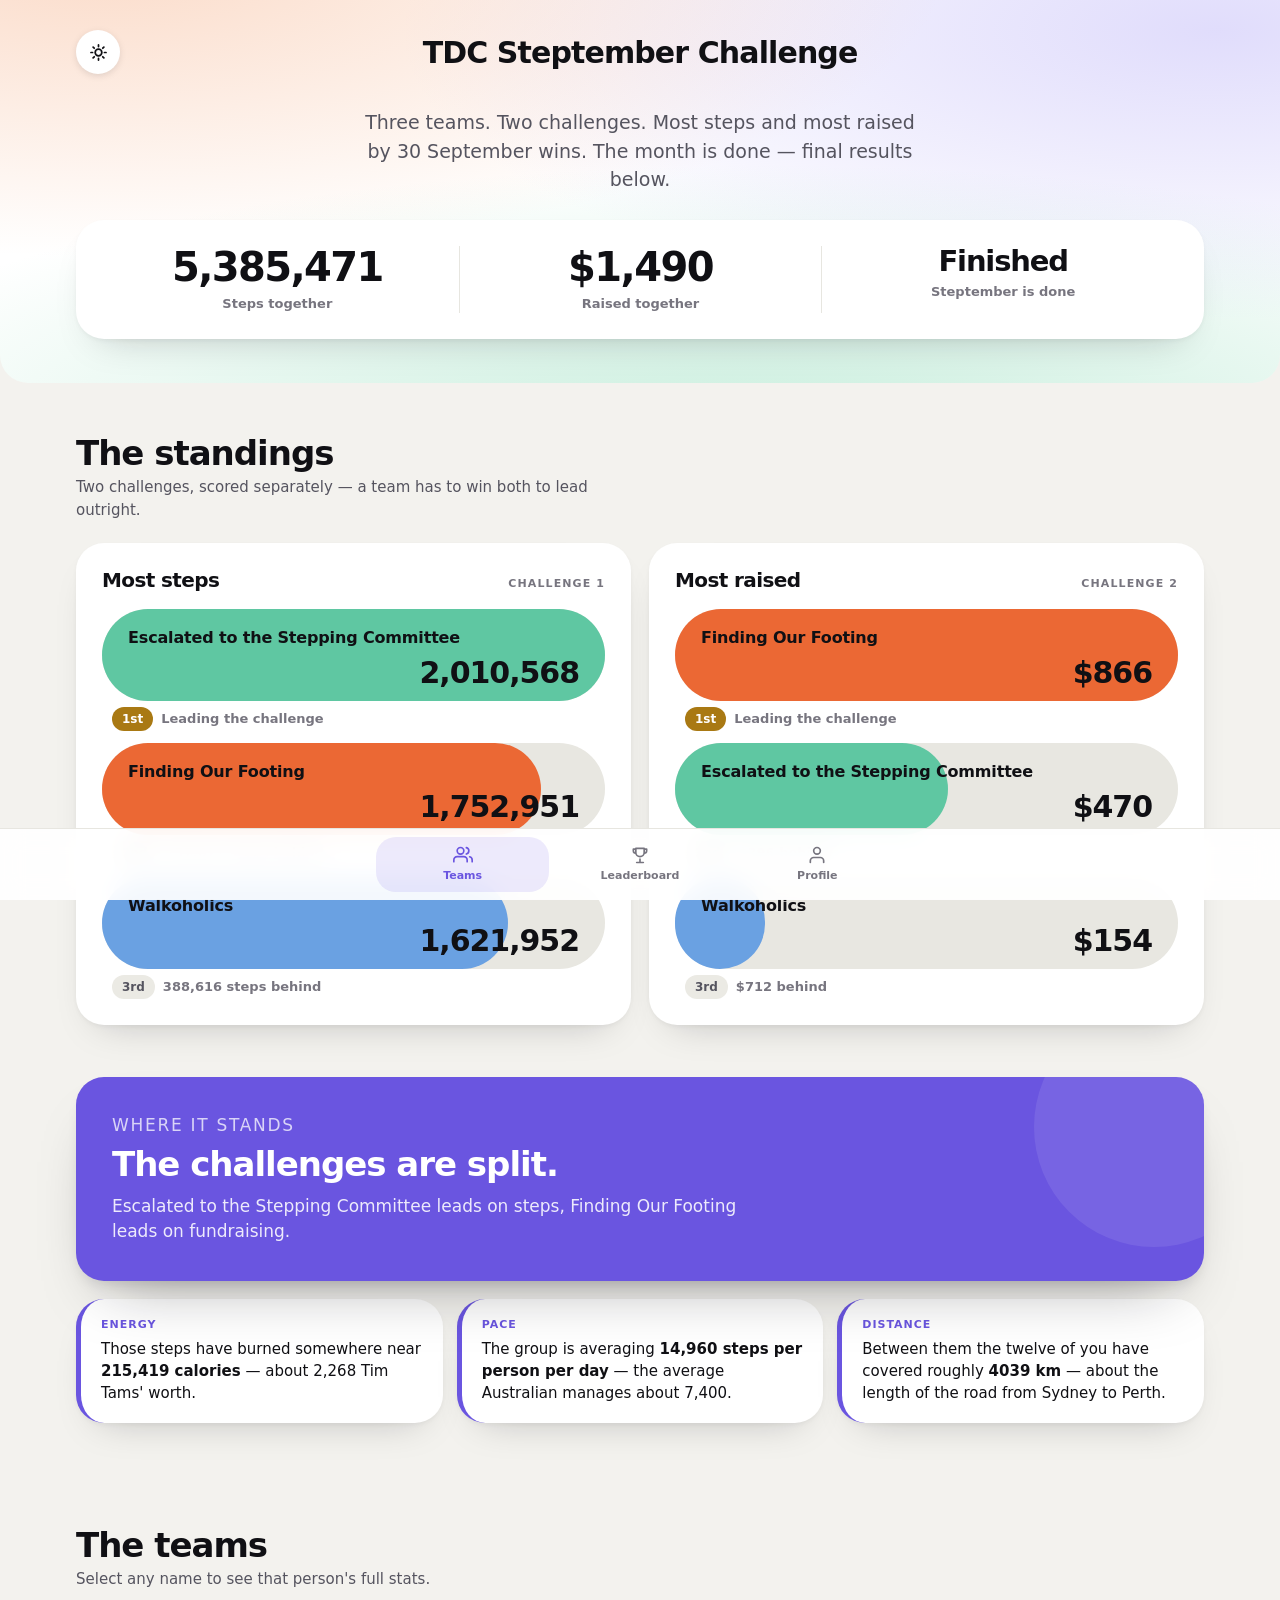
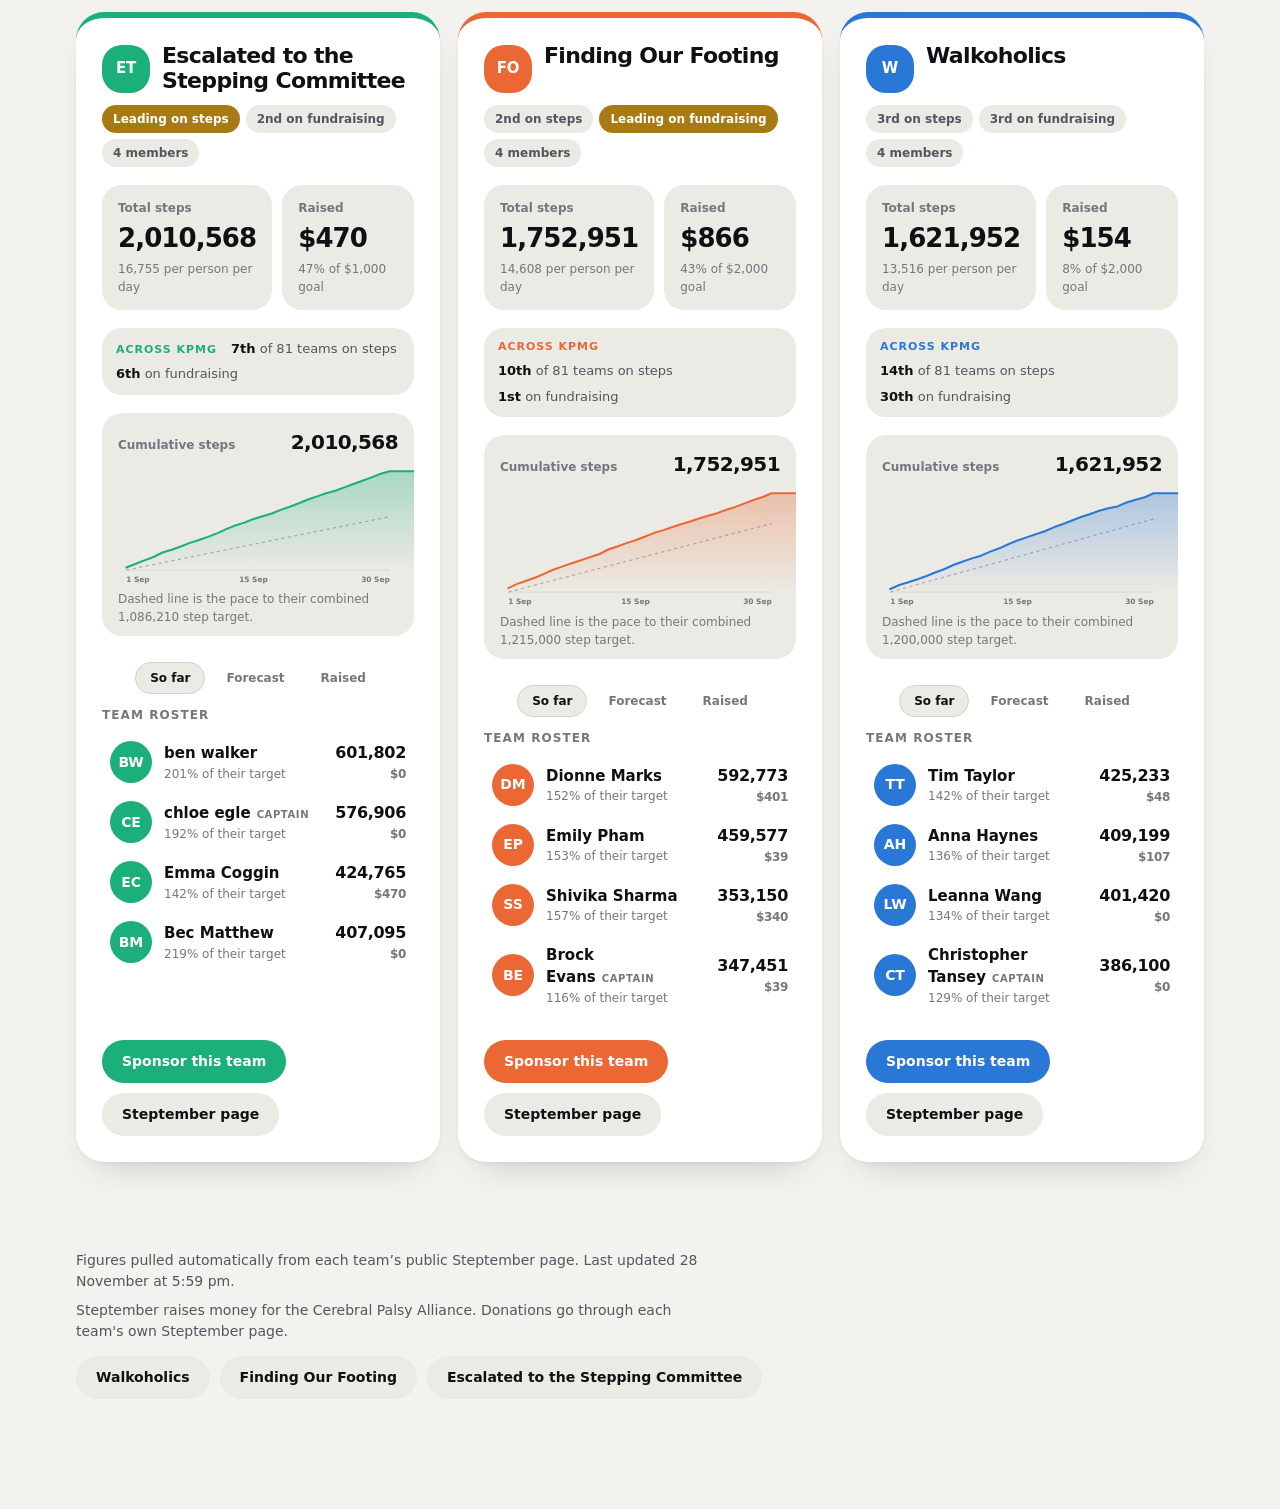
<file: index.html>
<!doctype html>
<html lang="en-AU">
  <head>
    <meta charset="utf-8" />
    <meta name="viewport" content="width=device-width, initial-scale=1" />
    <title>TDC Steptember Challenge — three teams, two challenges</title>
    <meta
      name="description"
      content="Live head-to-head scoreboard for three TDC Steptember teams: most steps and most raised by 30 September 2026."
    />
    <link rel="stylesheet" href="assets/css/styles.css" />
    <script>
      // Stamp the saved theme before first paint, so a viewer who chose light
      // doesn't get a flash of dark (or the reverse) while the page loads.
      try {
        const saved = localStorage.getItem('theme');
        if (saved === 'light' || saved === 'dark') {
          document.documentElement.dataset.theme = saved;
        }
      } catch (error) {
        /* Private browsing can block storage; the OS preference still applies. */
      }
    </script>
    <link
      rel="icon"
      href="data:image/svg+xml,%3Csvg xmlns='http://www.w3.org/2000/svg' viewBox='0 0 100 100'%3E%3Ctext y='.9em' font-size='90'%3E%F0%9F%91%9F%3C/text%3E%3C/svg%3E"
    />
  </head>
  <body>
    <header class="hero">
      <div class="wrap">
        <div class="topbar">
          <button type="button" class="icon-btn" id="theme-toggle" aria-pressed="false">
            <span class="visually-hidden">Switch between light and dark mode</span>
            <svg class="icon-sun" width="19" height="19" viewBox="0 0 24 24" fill="none" stroke="currentColor" stroke-width="2.2" stroke-linecap="round" aria-hidden="true"><circle cx="12" cy="12" r="4.2"/><path d="M12 2.5v2M12 19.5v2M2.5 12h2M19.5 12h2M5.2 5.2l1.4 1.4M17.4 17.4l1.4 1.4M18.8 5.2l-1.4 1.4M6.6 17.4l-1.4 1.4"/></svg>
            <svg class="icon-moon" width="19" height="19" viewBox="0 0 24 24" fill="none" stroke="currentColor" stroke-width="2.2" stroke-linecap="round" stroke-linejoin="round" aria-hidden="true"><path d="M20.5 14.3A8.6 8.6 0 1 1 9.7 3.5 6.7 6.7 0 0 0 20.5 14.3z"/></svg>
          </button>
          <h1 id="campaign-title">TDC Steptember Challenge</h1>
          <span class="topbar-spacer" aria-hidden="true"></span>
        </div>
        <p class="hero-lede" id="campaign-blurb">
          Three teams. Two challenges. Most steps and most raised by 30 September wins.
        </p>
        <dl class="stat-strip" id="hero-stats"></dl>
      </div>
    </header>

    <main id="main">
      <p class="load-error" id="load-error" hidden></p>
      <div class="wrap" id="digest" hidden></div>

      <!-- ------------------------------------------------------------ teams -->
      <div class="view" id="view-teams">
        <section class="section" id="standings-section" aria-labelledby="standings-title">
          <div class="wrap">
            <div class="section-head">
              <h2 id="standings-title">The standings</h2>
              <p>Two challenges, scored separately — a team has to win both to lead outright.</p>
            </div>
            <div class="boards" id="boards"></div>
          </div>
        </section>

        <section class="section" style="padding-top: 0" aria-label="Overall leader">
          <div class="wrap">
            <div id="verdict"></div>
            <div id="team-insights"></div>
          </div>
        </section>

        <section class="section" aria-labelledby="teams-title">
          <div class="wrap">
            <div class="section-head">
              <h2 id="teams-title">The teams</h2>
              <p>Select any name to see that person's full stats.</p>
            </div>
            <div class="teams" id="teams"></div>
          </div>
        </section>
      </div>

      <!-- ------------------------------------------------------ leaderboard -->
      <div class="view" id="view-leaderboard" hidden>
        <section class="section" aria-labelledby="podium-title">
          <div class="wrap">
            <div class="section-head">
              <h2 id="podium-title">On the podium</h2>
              <p>The top three on each challenge, across all twelve steppers.</p>
            </div>
            <div class="podiums" id="podiums"></div>
          </div>
        </section>

        <section class="section" style="padding-top: 0" aria-label="Individual highlights">
          <div class="wrap"><div id="individual-insights"></div></div>
        </section>

        <section class="section" style="padding-top: 0" aria-labelledby="ladders-title">
          <div class="wrap">
            <div class="section-head">
              <h2 id="ladders-title">Top performers of all time</h2>
              <p>Every participant across all three teams, ranked.</p>
            </div>
            <div class="ladders" id="ladders"></div>
          </div>
        </section>

        <section class="section" style="padding-top: 0" aria-labelledby="overall-title">
          <div class="wrap">
            <div class="section-head">
              <h2 id="overall-title">Everyone combined</h2>
              <p>Every step from all three teams, adding up across September.</p>
            </div>
            <div id="overall-chart"></div>
          </div>
        </section>
      </div>

      <!-- ---------------------------------------------------------- profile -->
      <div class="view" id="view-profile" hidden>
        <section class="section" aria-labelledby="profile-title">
          <div class="wrap">
            <!-- The hero is hidden on this view, so the theme toggle moves here. -->
            <div class="profile-toolbar" id="profile-toolbar"></div>
            <div class="section-head">
              <h2 id="profile-title">Your profile</h2>
              <p>Pick yourself from the list to follow your own progress.</p>
            </div>
            <div id="profile-view"></div>
          </div>
        </section>
      </div>
    </main>

    <nav class="tabbar" aria-label="Sections">
      <div class="tabbar-inner">
        <button type="button" class="tab" data-view="teams" aria-current="page">
          <svg viewBox="0 0 24 24" width="20" height="20" fill="none" stroke="currentColor" stroke-width="2" stroke-linecap="round" stroke-linejoin="round" aria-hidden="true"><path d="M17 20v-2a4 4 0 0 0-4-4H5a4 4 0 0 0-4 4v2"/><circle cx="9" cy="7" r="4"/><path d="M23 20v-2a4 4 0 0 0-3-3.87M16 3.13a4 4 0 0 1 0 7.75"/></svg>
          <span>Teams</span>
        </button>
        <button type="button" class="tab" data-view="leaderboard">
          <svg viewBox="0 0 24 24" width="20" height="20" fill="none" stroke="currentColor" stroke-width="2" stroke-linecap="round" stroke-linejoin="round" aria-hidden="true"><path d="M8 21h8M12 17v4M7 4h10v5a5 5 0 0 1-10 0zM7 5H4v2a3 3 0 0 0 3 3M17 5h3v2a3 3 0 0 1-3 3"/></svg>
          <span>Leaderboard</span>
        </button>
        <button type="button" class="tab" data-view="profile">
          <svg viewBox="0 0 24 24" width="20" height="20" fill="none" stroke="currentColor" stroke-width="2" stroke-linecap="round" stroke-linejoin="round" aria-hidden="true"><path d="M20 21v-2a4 4 0 0 0-4-4H8a4 4 0 0 0-4 4v2"/><circle cx="12" cy="7" r="4"/></svg>
          <span>Profile</span>
        </button>
      </div>
    </nav>

    <footer class="site">
      <div class="wrap">
        <p id="footer-source"></p>
        <p>
          Steptember raises money for the Cerebral Palsy Alliance. Donations go through each team's
          own Steptember page.
        </p>
        <ul id="footer-links"></ul>
      </div>
    </footer>

    <dialog class="profile" id="profile-dialog" aria-labelledby="profile-name">
      <div class="profile-inner" id="profile-body"></div>
    </dialog>

    <dialog class="profile" id="team-dialog" aria-labelledby="team-name">
      <div class="profile-inner" id="team-body"></div>
    </dialog>

    <script type="module" src="assets/js/app.js"></script>
  </body>
</html>
</file>
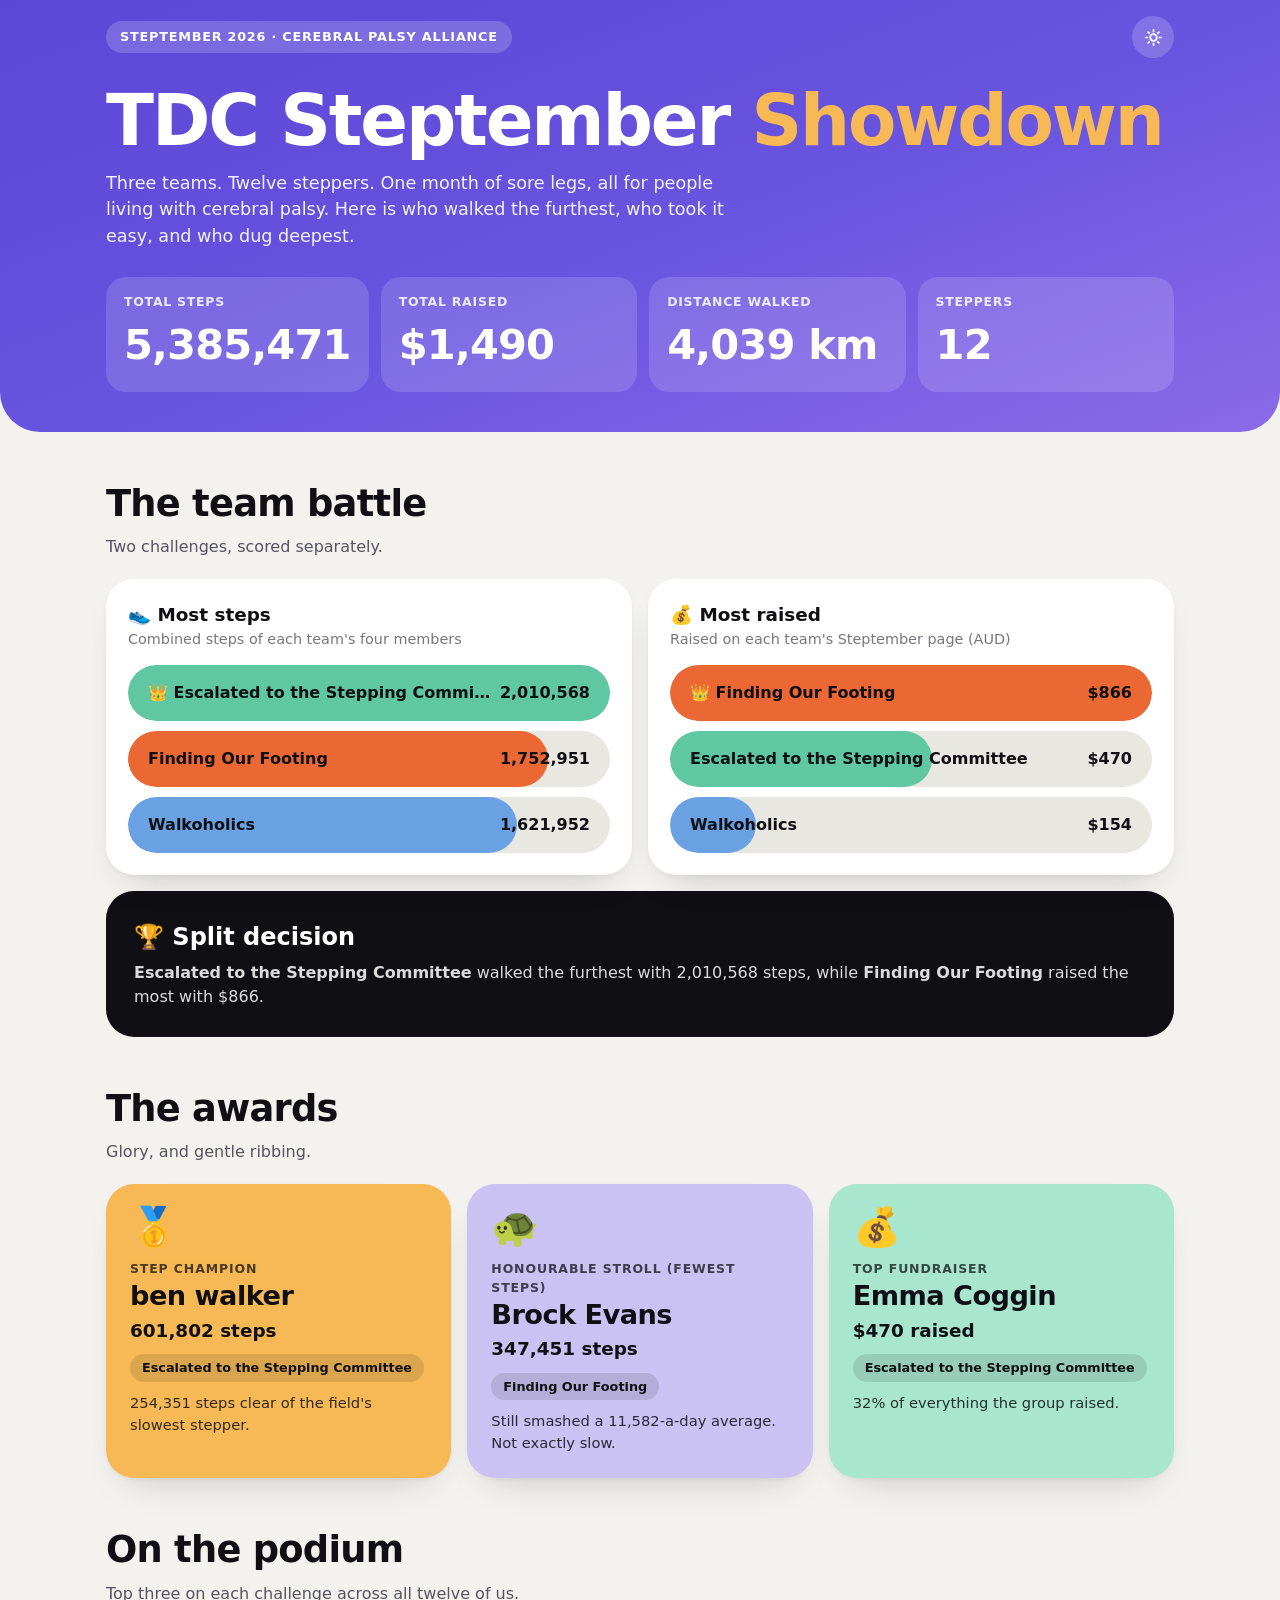
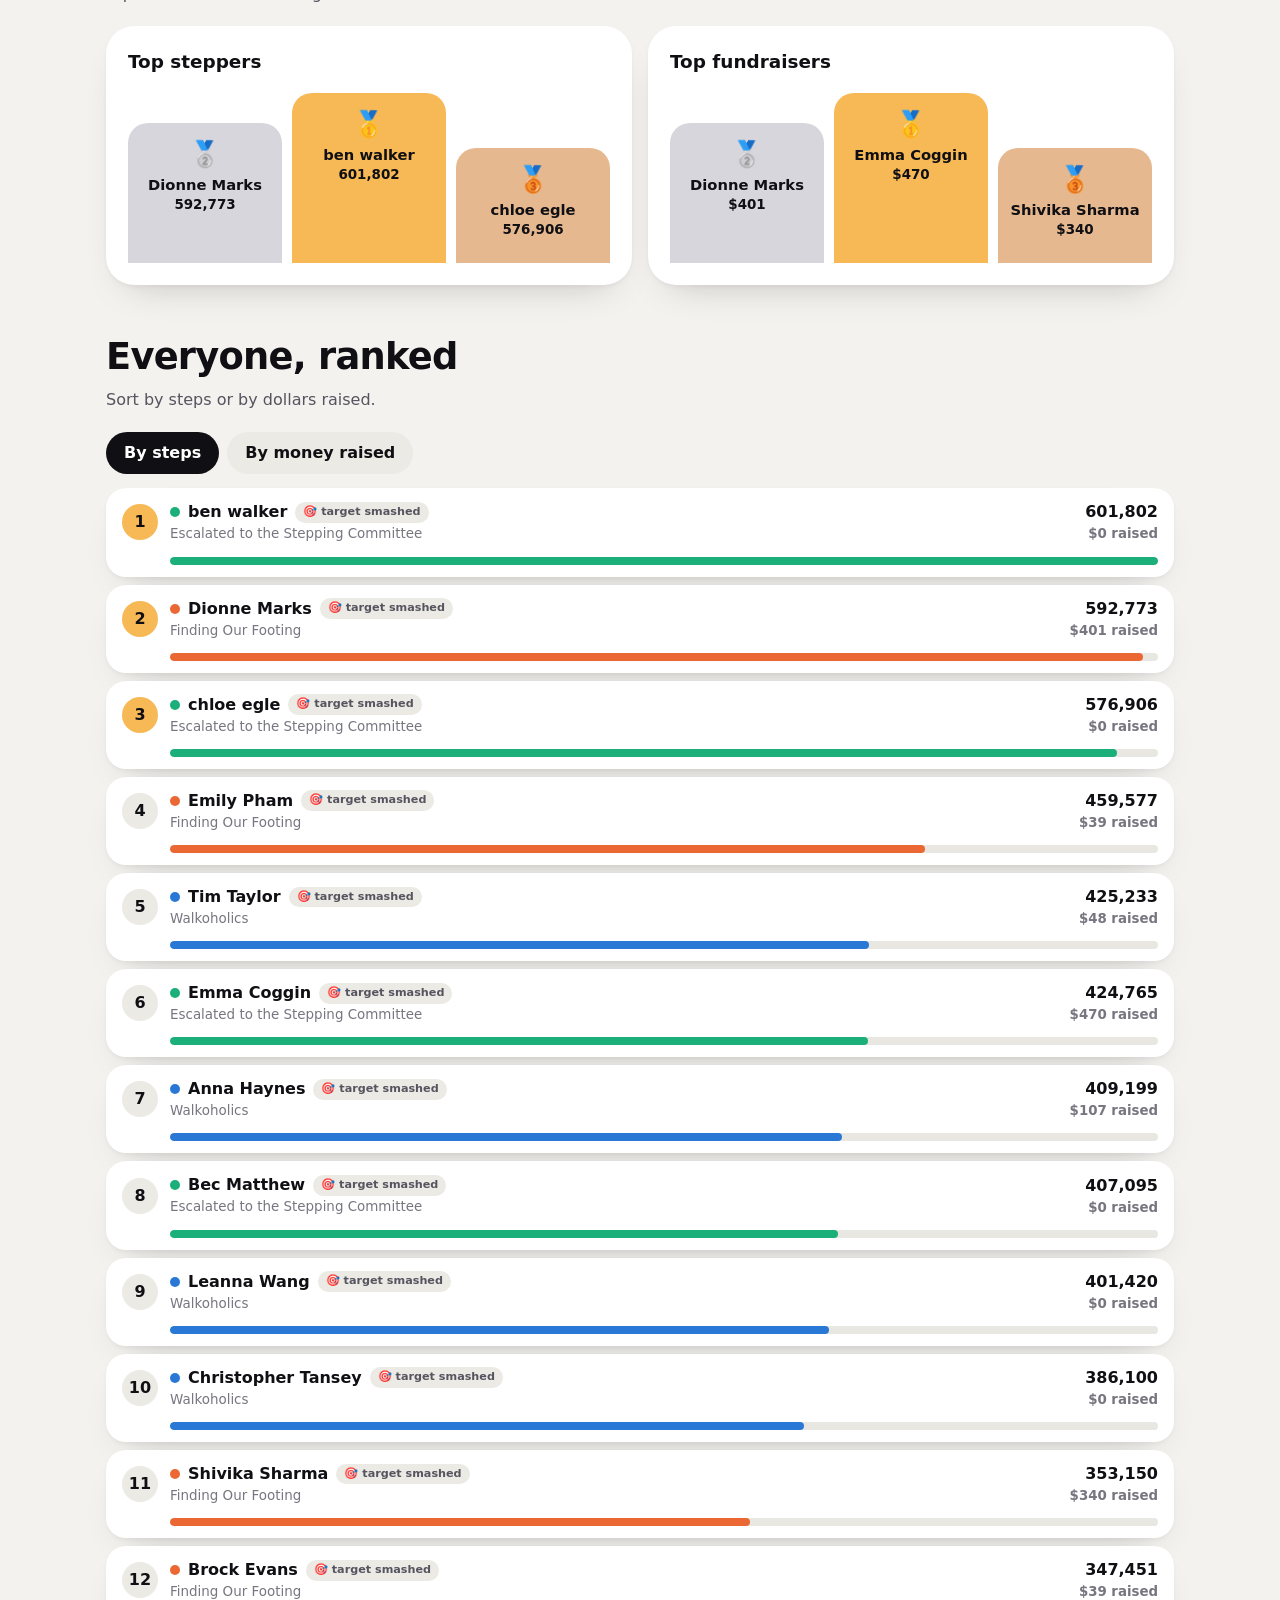
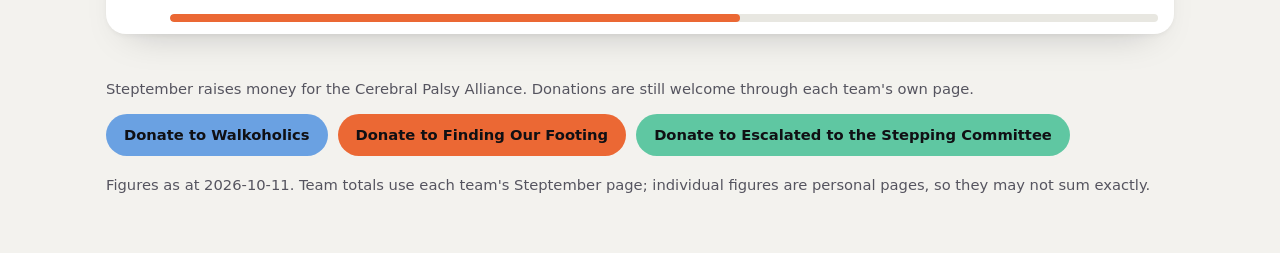
<file: steptember-showdown.html>
<!doctype html>
<html lang="en-AU">
<head>
<meta charset="utf-8" />
<meta name="viewport" content="width=device-width, initial-scale=1" />
<title>TDC Steptember Showdown</title>
<meta name="description" content="The final results of the TDC Steptember challenge: who walked the most, who walked the least, who raised the most for Cerebral Palsy Alliance." />
<link rel="icon" href="data:image/svg+xml,%3Csvg xmlns='http://www.w3.org/2000/svg' viewBox='0 0 100 100'%3E%3Ctext y='.9em' font-size='90'%3E%F0%9F%91%9F%3C/text%3E%3C/svg%3E" />
<script>
try { var s = localStorage.getItem('showdown-theme'); if (s === 'light' || s === 'dark') document.documentElement.dataset.theme = s; } catch (e) {}
</script>
<style>
:root {
  color-scheme: light;
  --surface:#fff; --plane:#f3f2ee; --sunk:#ebeae4;
  --ink:#101014; --ink2:#55545f; --ink3:#77757f;
  --hair:#e7e6e0; --track:#e8e7e1;
  --t1:#2a78d6; --t2:#eb6834; --t3:#1baf7a;
  --l1:#6aa1e2; --l2:#eb6834; --l3:#5fc7a2;
  --brand:#6a55e0; --brand-deep:#5b46d6; --amber:#f7b955;
  --gold:#a97913; --lane-track:#e8e7e1;
  --shadow:0 2px 4px rgba(16,16,20,.04),0 18px 40px -24px rgba(16,16,20,.28);
  --r-card:28px; --r-mid:20px;
}
@media (prefers-color-scheme: dark) {
  :root:not([data-theme="light"]) {
    color-scheme: dark;
    --surface:#1c1c22; --plane:#121216; --sunk:#26262d;
    --ink:#f4f3f7; --ink2:#b9b8c4; --ink3:#9392a0;
    --hair:#2c2c35; --track:#2a2a33;
    --t1:#5b9be8; --t2:#f0804f; --t3:#35c490;
    --l1:#6aa1e2; --l2:#eb6834; --l3:#5fc7a2;
    --gold:#f2c46a; --lane-track:#d9d8e0; --shadow:0 18px 40px -24px rgba(0,0,0,.7);
  }
}
:root[data-theme="dark"] {
  color-scheme: dark;
  --surface:#1c1c22; --plane:#121216; --sunk:#26262d;
  --ink:#f4f3f7; --ink2:#b9b8c4; --ink3:#9392a0;
  --hair:#2c2c35; --track:#2a2a33;
  --t1:#5b9be8; --t2:#f0804f; --t3:#35c490;
  --l1:#6aa1e2; --l2:#eb6834; --l3:#5fc7a2;
  --gold:#f2c46a; --lane-track:#d9d8e0; --shadow:0 18px 40px -24px rgba(0,0,0,.7);
}
*{box-sizing:border-box}
html{scroll-behavior:smooth}
body{margin:0;background:var(--plane);color:var(--ink);font:16px/1.5 system-ui,-apple-system,"Segoe UI",Roboto,sans-serif;-webkit-font-smoothing:antialiased}
.wrap{max-width:1100px;margin:0 auto;padding:0 16px}
.visually-hidden{position:absolute;width:1px;height:1px;overflow:hidden;clip:rect(0 0 0 0);white-space:nowrap}
h1,h2,h3,p{margin:0}

/* hero */
.hero{background:linear-gradient(160deg,var(--brand-deep),var(--brand) 55%,#8a6be8);color:#fff;border-radius:0 0 40px 40px;padding:16px 0 40px;position:relative;overflow:hidden}
.topbar{display:flex;align-items:center;justify-content:space-between;gap:12px}
.pill{font-size:.8rem;font-weight:700;letter-spacing:.06em;text-transform:uppercase;background:rgba(255,255,255,.18);padding:6px 14px;border-radius:999px}
.icon-btn{width:42px;height:42px;border-radius:50%;border:0;background:rgba(255,255,255,.18);color:#fff;cursor:pointer;display:grid;place-items:center}
.icon-btn:focus-visible,.sort button:focus-visible,.cta:focus-visible{outline:3px solid var(--amber);outline-offset:2px}
.hero h1{font-size:clamp(2.2rem,8vw,4.4rem);line-height:1.02;font-weight:900;letter-spacing:-.03em;margin:28px 0 12px}
.hero h1 span{color:var(--amber)}
.lede{max-width:620px;font-size:1.1rem;opacity:.92}
.stat-strip{display:grid;grid-template-columns:repeat(2,1fr);gap:12px;margin:28px 0 0;padding:0}
.stat-strip div{background:rgba(255,255,255,.14);border-radius:var(--r-mid);padding:16px 18px}
.stat-strip dt{font-size:.78rem;font-weight:700;text-transform:uppercase;letter-spacing:.06em;opacity:.85}
.stat-strip dd{margin:2px 0 0;font-size:clamp(1.7rem,6vw,2.6rem);font-weight:900;letter-spacing:-.02em;font-variant-numeric:tabular-nums}
@media(min-width:760px){.stat-strip{grid-template-columns:repeat(4,1fr)}}

/* sections */
.section{padding:44px 0 0}
.section-head{margin-bottom:20px}
.section-head h2{font-size:clamp(1.6rem,5vw,2.3rem);font-weight:900;letter-spacing:-.02em}
.section-head p{color:var(--ink2);margin-top:4px}
.card{background:var(--surface);border-radius:var(--r-card);box-shadow:var(--shadow);padding:22px}
.grid2{display:grid;gap:16px}
@media(min-width:820px){.grid2{grid-template-columns:1fr 1fr}}

/* lanes */
.lanes{display:grid;gap:10px;margin-top:14px}
.lane{position:relative;height:56px;border-radius:999px;background:var(--lane-track,var(--track));overflow:hidden}
.lane-fill{position:absolute;inset:0 auto 0 0;width:0;border-radius:999px;transition:width 1.2s cubic-bezier(.2,.8,.2,1)}
.lane-text{position:relative;display:flex;justify-content:space-between;align-items:center;height:100%;padding:0 20px;font-weight:800;color:#101014;gap:8px}
.lane-text b{font-variant-numeric:tabular-nums;white-space:nowrap}
.lane-text span{overflow:hidden;text-overflow:ellipsis;white-space:nowrap}
.lane.c1 .lane-fill{background:var(--l1)} .lane.c2 .lane-fill{background:var(--l2)} .lane.c3 .lane-fill{background:var(--l3)}
.card h3{font-size:1.15rem;font-weight:800}
.card .sub{color:var(--ink3);font-size:.9rem}

/* awards */
.awards{display:grid;gap:16px}
@media(min-width:700px){.awards{grid-template-columns:repeat(3,1fr)}}
.award{border-radius:var(--r-card);padding:24px;color:#101014;position:relative;overflow:hidden;box-shadow:var(--shadow)}
.award.gold{background:var(--amber)} .award.slow{background:#c9c2f3} .award.cash{background:#a8e6cf}
.award .emoji{font-size:2.4rem;line-height:1}
.award .kicker{font-size:.78rem;font-weight:800;text-transform:uppercase;letter-spacing:.07em;margin-top:14px;opacity:.75}
.award .who{font-size:1.7rem;font-weight:900;letter-spacing:-.02em;line-height:1.1;margin:2px 0 6px}
.award .big{font-size:1.15rem;font-weight:700;font-variant-numeric:tabular-nums}
.award .team{display:inline-block;margin-top:10px;font-size:.8rem;font-weight:700;background:rgba(16,16,20,.12);padding:4px 12px;border-radius:999px}
.award .quip{margin-top:10px;font-size:.92rem;opacity:.85}

/* podium */
.podium{display:grid;grid-template-columns:1fr 1fr 1fr;gap:10px;align-items:end;margin-top:18px}
.step{border-radius:20px 20px 0 0;padding:12px 8px 14px;text-align:center;color:#101014;display:flex;flex-direction:column;justify-content:flex-start;gap:2px;min-width:0}
.step .medal{font-size:1.6rem}
.step .nm{font-weight:800;font-size:.92rem;line-height:1.2;overflow-wrap:anywhere}
.step .val{font-size:.84rem;font-weight:700;font-variant-numeric:tabular-nums}
.step.p1{background:var(--amber);height:170px;order:2} .step.p2{background:#d7d6dc;height:140px;order:1} .step.p3{background:#e6b88f;height:115px;order:3}

/* table */
.sort{display:flex;gap:8px;margin-bottom:14px;flex-wrap:wrap}
.sort button{border:0;border-radius:999px;padding:9px 18px;font:inherit;font-weight:700;background:var(--sunk);color:var(--ink);cursor:pointer}
.sort button[aria-pressed="true"]{background:var(--ink);color:var(--surface)}
.rows{list-style:none;margin:0;padding:0;display:grid;gap:8px}
.row{display:grid;grid-template-columns:36px 1fr auto;gap:12px;align-items:center;background:var(--surface);border-radius:var(--r-mid);padding:12px 16px;box-shadow:var(--shadow)}
.rank{width:36px;height:36px;border-radius:50%;display:grid;place-items:center;font-weight:900;background:var(--sunk)}
.row:nth-child(-n+3) .rank{background:var(--amber);color:#101014}
.row .name{font-weight:800;display:flex;align-items:center;gap:8px;flex-wrap:wrap}
.dot{width:10px;height:10px;border-radius:50%;flex:none}
.row .meta{font-size:.84rem;color:var(--ink3)}
.row .nums{text-align:right;font-variant-numeric:tabular-nums;font-weight:800}
.row .nums small{display:block;font-weight:600;color:var(--ink3)}
.badge{font-size:.7rem;font-weight:800;background:var(--sunk);padding:2px 8px;border-radius:999px;color:var(--ink2)}
.bar{grid-column:2/4;height:8px;border-radius:99px;background:var(--track);overflow:hidden}
.bar i{display:block;height:100%;border-radius:99px;width:0;transition:width 1s ease}

/* verdict */
.verdict{background:var(--ink);color:var(--surface);border-radius:var(--r-card);padding:28px;margin-top:16px}
.verdict h3{font-size:1.5rem;font-weight:900}
.verdict p{opacity:.85;margin-top:6px}

footer{padding:44px 0 56px;color:var(--ink2);font-size:.92rem}
footer ul{list-style:none;padding:0;margin:14px 0 0;display:flex;flex-wrap:wrap;gap:10px}
.cta{display:inline-block;padding:10px 18px;border-radius:999px;font-weight:800;text-decoration:none;color:#101014}
.cta.c1{background:var(--l1)} .cta.c2{background:var(--l2)} .cta.c3{background:var(--l3)}
@media(prefers-reduced-motion:reduce){.lane-fill,.bar i{transition:none}html{scroll-behavior:auto}}
</style>
</head>
<body>
<header class="hero">
  <div class="wrap">
    <div class="topbar">
      <span class="pill">Steptember 2026 · Cerebral Palsy Alliance</span>
      <button type="button" class="icon-btn" id="theme" aria-label="Switch between light and dark mode">
        <svg width="19" height="19" viewBox="0 0 24 24" fill="none" stroke="currentColor" stroke-width="2.2" stroke-linecap="round" aria-hidden="true"><circle cx="12" cy="12" r="4.2"/><path d="M12 2.5v2M12 19.5v2M2.5 12h2M19.5 12h2M5.2 5.2l1.4 1.4M17.4 17.4l1.4 1.4M18.8 5.2l-1.4 1.4M6.6 17.4l-1.4 1.4"/></svg>
      </button>
    </div>
    <h1>TDC Steptember <span>Showdown</span></h1>
    <p class="lede">Three teams. Twelve steppers. One month of sore legs, all for people living with cerebral palsy. Here is who walked the furthest, who took it easy, and who dug deepest.</p>
    <dl class="stat-strip" id="hero-stats"></dl>
  </div>
</header>

<main class="wrap">
  <section class="section" aria-labelledby="battle-t">
    <div class="section-head"><h2 id="battle-t">The team battle</h2><p>Two challenges, scored separately.</p></div>
    <div class="grid2">
      <div class="card"><h3>👟 Most steps</h3><p class="sub">Combined steps of each team's four members</p><div class="lanes" id="lanes-steps"></div></div>
      <div class="card"><h3>💰 Most raised</h3><p class="sub">Raised on each team's Steptember page (AUD)</p><div class="lanes" id="lanes-money"></div></div>
    </div>
    <div class="verdict" id="verdict"></div>
  </section>

  <section class="section" aria-labelledby="awards-t">
    <div class="section-head"><h2 id="awards-t">The awards</h2><p>Glory, and gentle ribbing.</p></div>
    <div class="awards" id="awards"></div>
  </section>

  <section class="section" aria-labelledby="pod-t">
    <div class="section-head"><h2 id="pod-t">On the podium</h2><p>Top three on each challenge across all twelve of us.</p></div>
    <div class="grid2">
      <div class="card"><h3>Top steppers</h3><div class="podium" id="pod-steps"></div></div>
      <div class="card"><h3>Top fundraisers</h3><div class="podium" id="pod-money"></div></div>
    </div>
  </section>

  <section class="section" aria-labelledby="all-t">
    <div class="section-head"><h2 id="all-t">Everyone, ranked</h2><p>Sort by steps or by dollars raised.</p></div>
    <div class="sort" role="group" aria-label="Sort order">
      <button type="button" data-sort="steps" aria-pressed="true">By steps</button>
      <button type="button" data-sort="raised" aria-pressed="false">By money raised</button>
    </div>
    <ol class="rows" id="rows"></ol>
  </section>
</main>

<footer>
  <div class="wrap">
    <p>Steptember raises money for the Cerebral Palsy Alliance. Donations are still welcome through each team's own page.</p>
    <ul id="links"></ul>
    <p style="margin-top:18px" id="stamp"></p>
  </div>
</footer>

<script>
/* Snapshot of data/teams.json */
const DATA = {
  updated: "2026-10-11",
  teams: [
    { id:"walkoholics", name:"Walkoholics", c:1, raised:154, goal:2000, url:"https://www.steptember.org.au/fundraisers/walkoholics",
      members:[["Anna Haynes",409199,300000,107],["Christopher Tansey",386100,300000,0],["Leanna Wang",401420,300000,0],["Tim Taylor",425233,300000,48]] },
    { id:"findingourfooting", name:"Finding Our Footing", c:2, raised:866, goal:2000, url:"https://www.steptember.org.au/fundraisers/findingourfooting",
      members:[["Brock Evans",347451,300000,39],["Dionne Marks",592773,390000,401],["Emily Pham",459577,300000,39],["Shivika Sharma",353150,225000,340]] },
    { id:"escalated", name:"Escalated to the Stepping Committee", c:3, raised:470, goal:1000, url:"https://www.steptember.org.au/fundraisers/escalatedtothesteppingcommittee",
      members:[["Bec Matthew",407095,186210,0],["ben walker",601802,300000,0],["chloe egle",576906,300000,0],["Emma Coggin",424765,300000,470]] }
  ]
};

const $ = (id) => document.getElementById(id);
const fmt = (n) => n.toLocaleString('en-AU');
const money = (n) => '$' + fmt(n);
const esc = (s) => String(s).replace(/[&<>"]/g, (c) => ({'&':'&amp;','<':'&lt;','>':'&gt;','"':'&quot;'}[c]));
const reduce = matchMedia('(prefers-reduced-motion: reduce)').matches;

const people = DATA.teams.flatMap((t) => t.members.map(([name, steps, target, raised]) =>
  ({ name, steps, target, raised, team: t })));
DATA.teams.forEach((t) => {
  t.steps = t.members.reduce((a, m) => a + m[1], 0);
});
const totalSteps = DATA.teams.reduce((a, t) => a + t.steps, 0);
const totalRaised = DATA.teams.reduce((a, t) => a + t.raised, 0);
const byStepsDesc = [...people].sort((a, b) => b.steps - a.steps);
const byRaisedDesc = [...people].sort((a, b) => b.raised - a.raised || b.steps - a.steps);
const km = Math.round(totalSteps * 0.00075); // ~0.75 m per step

/* hero stats */
const stats = [
  ['Total steps', totalSteps, fmt],
  ['Total raised', totalRaised, money],
  ['Distance walked', km, (n) => fmt(n) + ' km'],
  ['Steppers', people.length, fmt]
];
$('hero-stats').innerHTML = stats.map(([l], i) =>
  `<div><dt>${l}</dt><dd data-i="${i}">0</dd></div>`).join('');
document.querySelectorAll('#hero-stats dd').forEach((el) => {
  const [, val, f] = stats[+el.dataset.i];
  if (reduce) { el.textContent = f(val); return; }
  const t0 = performance.now();
  const tick = (now) => {
    const p = Math.min(1, (now - t0) / 1400), e = 1 - Math.pow(1 - p, 3);
    el.textContent = f(Math.round(val * e));
    if (p < 1) requestAnimationFrame(tick);
  };
  requestAnimationFrame(tick);
});

/* lanes */
function lanes(id, key, f) {
  const sorted = [...DATA.teams].sort((a, b) => b[key] - a[key]);
  const max = sorted[0][key];
  $(id).innerHTML = sorted.map((t, i) =>
    `<div class="lane c${t.c}"><div class="lane-fill" data-w="${(t[key] / max * 100).toFixed(1)}"></div>
     <div class="lane-text"><span>${i === 0 ? '👑 ' : ''}${esc(t.name)}</span><b>${f(t[key])}</b></div></div>`).join('');
}
lanes('lanes-steps', 'steps', fmt);
lanes('lanes-money', 'raised', money);
requestAnimationFrame(() => setTimeout(() =>
  document.querySelectorAll('.lane-fill').forEach((el) => { el.style.width = el.dataset.w + '%'; }), 80));

/* verdict */
const stepWin = [...DATA.teams].sort((a, b) => b.steps - a.steps)[0];
const moneyWin = [...DATA.teams].sort((a, b) => b.raised - a.raised)[0];
$('verdict').innerHTML = stepWin === moneyWin
  ? `<h3>🏆 ${esc(stepWin.name)} swept the board</h3><p>Top of the table for both steps and dollars raised.</p>`
  : `<h3>🏆 Split decision</h3><p><b>${esc(stepWin.name)}</b> walked the furthest with ${fmt(stepWin.steps)} steps, while <b>${esc(moneyWin.name)}</b> raised the most with ${money(moneyWin.raised)}.</p>`;

/* awards */
const best = byStepsDesc[0], bottom = byStepsDesc[byStepsDesc.length - 1], donor = byRaisedDesc[0];
const gap = best.steps - bottom.steps;
$('awards').innerHTML = `
  <article class="award gold"><div class="emoji">🥇</div><div class="kicker">Step champion</div>
    <div class="who">${esc(best.name)}</div><div class="big">${fmt(best.steps)} steps</div>
    <span class="team">${esc(best.team.name)}</span>
    <p class="quip">${fmt(gap)} steps clear of the field's slowest stepper.</p></article>
  <article class="award slow"><div class="emoji">🐢</div><div class="kicker">Honourable stroll (fewest steps)</div>
    <div class="who">${esc(bottom.name)}</div><div class="big">${fmt(bottom.steps)} steps</div>
    <span class="team">${esc(bottom.team.name)}</span>
    <p class="quip">Still smashed a ${fmt(Math.round(bottom.steps / 30))}-a-day average. Not exactly slow.</p></article>
  <article class="award cash"><div class="emoji">💰</div><div class="kicker">Top fundraiser</div>
    <div class="who">${esc(donor.name)}</div><div class="big">${money(donor.raised)} raised</div>
    <span class="team">${esc(donor.team.name)}</span>
    <p class="quip">${Math.round(donor.raised / totalRaised * 100)}% of everything the group raised.</p></article>`;

/* podiums */
function podium(id, list, f) {
  const medals = ['🥇', '🥈', '🥉'];
  $(id).innerHTML = list.slice(0, 3).map((p, i) =>
    `<div class="step p${i + 1}"><span class="medal">${medals[i]}</span><span class="nm">${esc(p.name)}</span><span class="val">${f(p)}</span></div>`).join('');
}
podium('pod-steps', byStepsDesc, (p) => fmt(p.steps));
podium('pod-money', byRaisedDesc, (p) => money(p.raised));

/* ranked list */
function rows(key) {
  const list = key === 'steps' ? byStepsDesc : byRaisedDesc;
  const max = list[0][key] || 1;
  $('rows').innerHTML = list.map((p, i) => {
    const hit = p.steps >= p.target;
    const primary = key === 'steps' ? fmt(p.steps) : money(p.raised);
    const secondary = key === 'steps' ? money(p.raised) + ' raised' : fmt(p.steps) + ' steps';
    return `<li class="row"><span class="rank">${i + 1}</span>
      <div><div class="name"><span class="dot" style="background:var(--t${p.team.c})"></span>${esc(p.name)}
        ${hit ? '<span class="badge">🎯 target smashed</span>' : ''}</div>
        <div class="meta">${esc(p.team.name)}</div></div>
      <div class="nums">${primary}<small>${secondary}</small></div>
      <div class="bar"><i style="background:var(--t${p.team.c})" data-w="${(p[key] / max * 100).toFixed(1)}"></i></div></li>`;
  }).join('');
  requestAnimationFrame(() => setTimeout(() =>
    document.querySelectorAll('.bar i').forEach((el) => { el.style.width = el.dataset.w + '%'; }), 30));
}
rows('steps');
document.querySelectorAll('.sort button').forEach((b) => b.addEventListener('click', () => {
  document.querySelectorAll('.sort button').forEach((x) => x.setAttribute('aria-pressed', x === b));
  rows(b.dataset.sort);
}));

/* footer */
$('links').innerHTML = DATA.teams.map((t) =>
  `<li><a class="cta c${t.c}" href="${t.url}" target="_blank" rel="noopener">Donate to ${esc(t.name)}</a></li>`).join('');
$('stamp').textContent = `Figures as at ${DATA.updated}. Team totals use each team's Steptember page; individual figures are personal pages, so they may not sum exactly.`;

/* theme toggle */
$('theme').addEventListener('click', () => {
  const root = document.documentElement;
  const dark = root.dataset.theme ? root.dataset.theme === 'dark' : matchMedia('(prefers-color-scheme: dark)').matches;
  root.dataset.theme = dark ? 'light' : 'dark';
  try { localStorage.setItem('showdown-theme', root.dataset.theme); } catch (e) {}
});
</script>
</body>
</html>
</file>
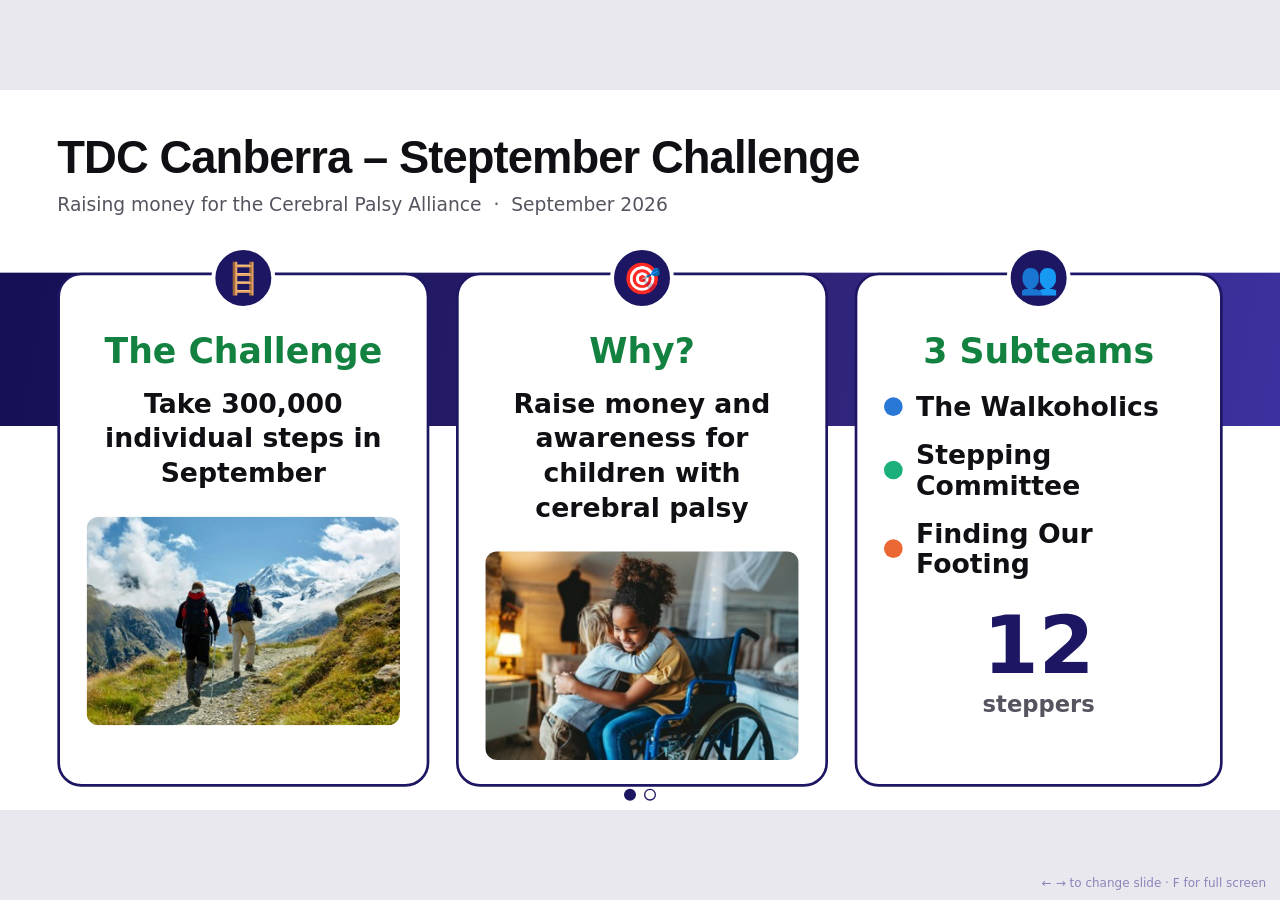
<file: steptember-slide.html>
<!doctype html>
<html lang="en-AU">
<head>
<meta charset="utf-8" />
<meta name="viewport" content="width=device-width, initial-scale=1" />
<title>TDC Steptember Showdown Slides</title>
<meta name="description" content="Two-slide summary of the TDC Canberra Steptember challenge: the challenge, then the results." />
<link rel="icon" href="data:image/svg+xml,%3Csvg xmlns='http://www.w3.org/2000/svg' viewBox='0 0 100 100'%3E%3Ctext y='.9em' font-size='90'%3E%F0%9F%91%9F%3C/text%3E%3C/svg%3E" />
<style>
:root{
  --navy:#1d1763; --bg:#2b2170; --ink:#101014; --grey:#55545f; --lav:#c9c2f3; --amber:#f7b955; --mint:#a8e6cf;
  --t1:#2a78d6; --t2:#eb6834; --t3:#1baf7a;
}
*{box-sizing:border-box}
html,body{margin:0;height:100%;background:#e9e8ef;overflow:hidden}
body{font-family:Calibri,"Segoe UI",system-ui,sans-serif}
/* 1920x1080 stage, scaled to fit the window by the script below */
.stage{position:absolute;left:50%;top:50%;width:1920px;height:1080px;transform-origin:center center;background:#fff;color:var(--ink);overflow:hidden}
.slide{position:absolute;inset:0;padding:64px 86px 56px;display:none;flex-direction:column;gap:30px}
.slide.on{display:flex}
h1{margin:0;font:800 68px/1.1 Arial,Helvetica,sans-serif;letter-spacing:-.02em}
.sub{font-size:28px;color:var(--grey);margin-top:-14px}
.band{position:relative}
.band::before{content:'';position:absolute;left:-86px;right:-86px;top:0;height:230px;background:linear-gradient(100deg,#150f55,#2b2170 55%,#3d31a0)}
.badge{position:absolute;left:50%;top:-44px;transform:translateX(-50%);width:96px;height:96px;border-radius:50%;background:var(--navy);border:6px solid #fff;display:grid;place-items:center;font-size:46px}
/* slide 1 */
.info{margin-top:56px;display:grid;grid-template-columns:repeat(3,1fr);gap:40px;flex:1;min-height:0;margin-bottom:34px}
.icard{position:relative;background:#fff;border:4px solid var(--navy);border-radius:36px;padding:84px 40px 36px;text-align:center;display:flex;flex-direction:column;align-items:center}
.icard h2{margin:0;font-size:52px;font-weight:800;color:#13813f}
.icard p{margin:22px 0 0;font-size:40px;font-weight:700;line-height:1.3;min-height:156px}
.icard ul{list-style:none;margin:30px 0 0;padding:0;display:grid;gap:26px}
.icard li{font-size:40px;font-weight:700;display:flex;align-items:center;gap:20px;text-align:left}
.icard li i{width:28px;height:28px;border-radius:50%;flex:none}
.c1{background:var(--t1)}.c2{background:var(--t2)}.c3{background:var(--t3)}
.photo{width:470px;height:313px;object-fit:cover;border-radius:18px;margin-top:40px;display:block}
.big{font-size:120px;font-weight:800;color:var(--navy);line-height:1;margin-top:40px;font-variant-numeric:tabular-nums}
.big small{display:block;font-size:34px;font-weight:700;color:var(--grey);margin-top:10px}
/* slide 2 */
.mission{border:5px dashed #8a2be2;border-radius:34px;background:#f2f2f5;padding:20px 44px 26px}
.mission h2{margin:0;text-align:center;font-size:44px;font-weight:800;color:var(--bg)}
.stats{display:grid;grid-template-columns:repeat(4,1fr);gap:28px;margin-top:14px;border-top:3px solid #e3a6f0;padding-top:20px}
.stat{text-align:center}
.stat b{display:block;font-size:68px;line-height:1.1;font-weight:800;font-variant-numeric:tabular-nums}
.stat span{display:block;margin-top:6px;font-size:24px;font-weight:700;letter-spacing:.08em;color:var(--grey)}
.res{display:grid;grid-template-columns:1.5fr 1fr;grid-template-rows:minmax(0,1fr);gap:36px;flex:1;min-height:0}
.panel{border:4px solid var(--navy);border-radius:34px;padding:26px 40px;display:flex;flex-direction:column}
.panel h3{margin:0;font-size:38px;font-weight:800;color:#13813f}
.panel p.k{margin:0;font-size:24px;color:var(--grey)}
.podium{flex:1;min-height:0;display:grid;grid-template-columns:repeat(3,1fr);gap:24px;align-items:end;margin-top:16px}
.pl{display:flex;flex-direction:column;align-items:center;justify-content:flex-end}
.pl .nm{font-size:30px;font-weight:800;text-align:center;line-height:1.15}
.pl .st{font-size:28px;font-weight:700;color:var(--grey);margin:2px 0 4px;font-variant-numeric:tabular-nums}
.pl .tm{font-size:21px;color:var(--grey);text-align:center;margin-bottom:10px;line-height:1.15}
.pl .blk{width:100%;border-radius:20px 20px 0 0;display:grid;place-items:start center;padding-top:14px;font:800 56px Arial,sans-serif;color:var(--ink)}
.pl.p1 .blk{height:240px;background:var(--amber)}
.pl.p2 .blk{height:170px;background:var(--lav)}
.pl.p3 .blk{height:120px;background:var(--mint)}
.side{display:grid;min-height:0;grid-template-rows:minmax(0,1.7fr) minmax(0,1fr);gap:28px}
.tsteps{gap:0;justify-content:center;padding:18px 40px}
.tbars{display:grid;gap:8px;margin-top:8px}
.tbar{display:grid;grid-template-columns:1fr;gap:2px}
.tbar .lab{font-size:22px;font-weight:700}
.tbar .row{display:flex;align-items:center;gap:16px}
.tbar i{display:block;height:26px;border-radius:6px}
.tbar b{font-size:28px;font-weight:800;font-variant-numeric:tabular-nums;white-space:nowrap}
.side>#awards{display:flex;min-height:0}
.award{flex:1;border-radius:34px;padding:18px 40px;display:flex;flex-direction:column;justify-content:center}
.award small{font-size:26px;font-weight:800;letter-spacing:.06em}
.award strong{font-size:48px;font-weight:800;margin:6px 0 4px;line-height:1.1}
.award span{font-size:28px}
.a2{background:var(--lav)}.a3{background:var(--mint)}
.nav{position:absolute;bottom:14px;left:0;right:0;display:flex;justify-content:center;gap:12px;z-index:3}
.nav button{width:18px;height:18px;border-radius:50%;border:2px solid var(--navy);background:#fff;padding:0;cursor:pointer}
.nav button[aria-current=true]{background:var(--navy)}
.hint{position:fixed;bottom:10px;right:14px;font:12px system-ui;color:#8b86b8}
</style>
</head>
<body>
<main class="stage" id="stage">

  <section class="slide on" aria-label="The challenge">
    <h1>TDC Canberra – Steptember Challenge</h1>
    <div class="sub">Raising money for the Cerebral Palsy Alliance &nbsp;·&nbsp; September 2026</div>
    <div class="band info">
      <section class="icard"><div class="badge" aria-hidden="true">🪜</div><h2>The Challenge</h2>
        <p>Take 300,000 individual steps in September</p>
        <img class="photo" src="assets/img/slide-challenge.jpg" alt="Two hikers walking a mountain trail" /></section>
      <section class="icard"><div class="badge" aria-hidden="true">🎯</div><h2>Why?</h2>
        <p>Raise money and awareness for children with cerebral palsy</p>
        <img class="photo" src="assets/img/slide-why.jpg" alt="A child in a wheelchair hugging a family member" /></section>
      <section class="icard"><div class="badge" aria-hidden="true">👥</div><h2>3 Subteams</h2>
        <ul><li><i class="c1"></i>The Walkoholics</li><li><i class="c3"></i>Stepping Committee</li><li><i class="c2"></i>Finding Our Footing</li></ul>
        <div class="big">12<small>steppers</small></div></section>
    </div>
  </section>

  <section class="slide" aria-label="The results">
    <h1>TDC Canberra – Steptember Results</h1>
    <div class="sub">Raising money for the Cerebral Palsy Alliance &nbsp;·&nbsp; September 2026</div>
    <div class="mission"><h2>🎉 Mission accomplished! 🎉</h2><div class="stats" id="stats"></div></div>
    <div class="res">
      <section class="panel"><h3>🏆 Most steps</h3><p class="k">Top three steppers</p><div class="podium" id="podium"></div></section>
      <div class="side"><section class="panel tsteps"><h3>👟 Team steps</h3><div class="tbars" id="tbars"></div></section><div id="awards"></div></div>
    </div>
  </section>

  <div class="nav" id="nav"></div>
</main>
<div class="hint">← → to change slide · F for full screen</div>

<script>
/* Snapshot of data/teams.json as at 11 Oct 2026 (same figures as the PowerPoint) */
const teams = [
  { name:'Walkoholics', steps:1621952, raised:154 },
  { name:'Finding Our Footing', steps:1752951, raised:866 },
  { name:'Escalated to the Stepping Committee', steps:2010568, raised:470 }
];
const top3 = [
  { name:'ben walker', steps:601802, team:'Escalated to the Stepping Committee' },
  { name:'Dionne Marks', steps:592773, team:'Finding Our Footing' },
  { name:'chloe egle', steps:576906, team:'Escalated to the Stepping Committee' }
];
const fmt = (n) => n.toLocaleString('en-AU');
const esc = (s) => String(s).replace(/[&<>"]/g, (c) => ({'&':'&amp;','<':'&lt;','>':'&gt;','"':'&quot;'}[c]));
const totalSteps = teams.reduce((a, t) => a + t.steps, 0);
const totalRaised = teams.reduce((a, t) => a + t.raised, 0);

document.getElementById('stats').innerHTML = [
  [fmt(totalSteps), 'TOTAL STEPS'],
  ['$' + fmt(totalRaised), 'TOTAL RAISED (AUD)'],
  [fmt(Math.round(totalSteps * 0.00075)) + ' km', 'DISTANCE WALKED'],
  ['12', 'STEPPERS IN 3 TEAMS']
].map(([v, l]) => `<div class="stat"><b>${v}</b><span>${l}</span></div>`).join('');

/* podium order: 2nd, 1st, 3rd */
document.getElementById('podium').innerHTML = [1, 0, 2].map((i) => {
  const p = top3[i];
  return `<div class="pl p${i + 1}"><div class="nm">${esc(p.name)}</div><div class="st">${fmt(p.steps)}</div>
    <div class="tm">${esc(p.team)}</div><div class="blk">${i + 1}</div></div>`;
}).join('');

document.getElementById('awards').innerHTML = [
  ['a3', '💰 TOP FUNDRAISER', 'Emma Coggin', '$470 raised · Escalated to the Stepping Committee']
].map(([c, k, n, t]) => `<div class="award ${c}"><small>${k}</small><strong>${esc(n)}</strong><span>${esc(t)}</span></div>`).join('');

const tcol = { 'Walkoholics':'c1', 'Finding Our Footing':'c2', 'Escalated to the Stepping Committee':'c3' };
const tsort = [...teams].sort((a, b) => b.steps - a.steps);
document.getElementById('tbars').innerHTML = tsort.map((t) =>
  `<div class="tbar"><div class="lab">${esc(t.name)}</div><div class="row"><i class="${tcol[t.name]}" style="width:${(t.steps / tsort[0].steps * 62).toFixed(1)}%"></i><b>${fmt(t.steps)}</b></div></div>`).join('');

/* slides */
const slides = [...document.querySelectorAll('.slide')];
const nav = document.getElementById('nav');
let cur = 0;
nav.innerHTML = slides.map((s, i) => `<button type="button" aria-label="Slide ${i + 1}: ${esc(s.getAttribute('aria-label'))}"></button>`).join('');
const dots = [...nav.children];
function show(i) {
  cur = Math.max(0, Math.min(slides.length - 1, i));
  slides.forEach((s, j) => s.classList.toggle('on', j === cur));
  dots.forEach((d, j) => d.setAttribute('aria-current', j === cur));
  try { history.replaceState(null, '', '#' + (cur + 1)); } catch (e) {}
}
dots.forEach((d, i) => d.addEventListener('click', () => show(i)));
show((parseInt(location.hash.slice(1), 10) || 1) - 1);

/* scale the 1920x1080 stage to fit the window */
const stage = document.getElementById('stage');
function fit() { stage.style.transform = `translate(-50%, -50%) scale(${Math.min(innerWidth / 1920, innerHeight / 1080)})`; }
addEventListener('resize', fit); fit();
addEventListener('keydown', (e) => {
  const k = e.key;
  if (k === 'ArrowRight' || k === 'PageDown' || k === ' ') { e.preventDefault(); show(cur + 1); }
  else if (k === 'ArrowLeft' || k === 'PageUp') { e.preventDefault(); show(cur - 1); }
  else if (k.toLowerCase() === 'f') {
    if (document.fullscreenElement) document.exitFullscreen(); else document.documentElement.requestFullscreen?.();
  }
});
</script>
</body>
</html>
</file>
<file: assets/css/styles.css>
/* ============================================================================
   TDC Steptember Challenge — scoreboard styles

   Design language: chunky pill-rounded progress lanes with the label and figure
   set inside the bar, oversized bold figures, circular avatars and icon
   buttons, saturated feature panels, and generous corner radii throughout.

   Team identity colours are the validated categorical trio (blue / orange /
   aqua). Purple and amber appear as chrome only — they never encode a team.
   ========================================================================= */

:root {
  color-scheme: light;

  --surface: #ffffff;
  --plane: #f3f2ee;
  --sunk: #ebeae4;

  --ink: #101014;
  --ink-secondary: #55545f;
  --ink-muted: #77757f;

  --hairline: #e7e6e0;
  --hairline-strong: #d3d2ca;

  /* Solid team colours — dots, avatars, buttons, borders. */
  --team-1: #2a78d6;
  --team-2: #eb6834;
  --team-3: #1baf7a;

  /* Lane fills. Lighter steps of the same hues so the label can sit on top at
     >= 6:1. Validated as a categorical set: CVD dE 12.9, normal-vision 16.4. */
  --lane-1: #6aa1e2;
  --lane-2: #eb6834;
  --lane-3: #5fc7a2;

  --lane-track: #e8e7e1;
  --lane-ink-track: #101014;
  --lane-ink-fill: #101014;

  /* Chrome accents. Never used to identify a team. */
  --brand: #6a55e0;
  --brand-deep: #5b46d6;
  --amber: #f7b955;

  --gold: #a97913;
  --good: #0a8f0a;
  /* The tooltip inverts against the page, so its accents invert too. A fall
     also carries a sign and a figure, so colour is never the only teller. */
  --tip-accent: #6ee7a8;
  --tip-down: #fca5a5;

  --r-card: 28px;
  --r-mid: 20px;
  --r-pill: 999px;

  --shadow: 0 2px 4px rgba(16, 16, 20, 0.04), 0 18px 40px -24px rgba(16, 16, 20, 0.28);
  --shadow-lift: 0 8px 16px -8px rgba(16, 16, 20, 0.18), 0 32px 64px -32px rgba(16, 16, 20, 0.4);

  --page-max: 1200px;
}

/* The dark palette's values, held once so a colour change is a one-line edit.
   They are switched on in two places below: the OS preference, and an explicit
   choice from the theme toggle — which has to win in both directions. */
:root {
  --d-surface: #1c1c1b;
  --d-plane: #0c0c0c;
  --d-sunk: #262625;

  --d-ink: #ffffff;
  --d-ink-secondary: #c6c5bc;
  --d-ink-muted: #96948b;

  --d-hairline: #2b2b29;
  --d-hairline-strong: #3a3a37;

  --d-team-1: #3987e5;
  --d-team-2: #eb6834;
  --d-team-3: #1fc78b;

  /* Fills stay light in dark mode and keep dark ink, the way the reference
     dark screen does. Deliberate: legibility here is governed by the >= 6:1
     ink-on-fill contrast, not by the mid-tone band for marks on a surface.

     The track stays light for the same reason — the reference dark screen puts
     white bars on its panel. A dark track would need light ink while the fill
     needs dark ink, and a label crossing the fill's edge would then render
     half in each. Keeping both backgrounds light means one ink works across
     the whole lane. */
  --d-lane-track: #dcdbd4;

  --d-brand: #7b68ee;
  --d-brand-deep: #6a55e0;

  --d-gold: #e0a32c;
  --d-good: #35c635;
  --d-tip-accent: #0a7d3f;
  --d-tip-down: #a31111;

  --d-shadow: 0 2px 4px rgba(0, 0, 0, 0.4), 0 18px 40px -24px rgba(0, 0, 0, 0.7);
  --d-shadow-lift: 0 8px 16px -8px rgba(0, 0, 0, 0.5), 0 32px 64px -32px rgba(0, 0, 0, 0.8);
}

@media (prefers-color-scheme: dark) {
  /* OS is dark and the viewer hasn't explicitly chosen light. */
  :root:not([data-theme='light']) {
    color-scheme: dark;

    --surface: var(--d-surface);
    --plane: var(--d-plane);
    --sunk: var(--d-sunk);
    --ink: var(--d-ink);
    --ink-secondary: var(--d-ink-secondary);
    --ink-muted: var(--d-ink-muted);
    --hairline: var(--d-hairline);
    --hairline-strong: var(--d-hairline-strong);
    --team-1: var(--d-team-1);
    --team-2: var(--d-team-2);
    --team-3: var(--d-team-3);
    --lane-track: var(--d-lane-track);
    --brand: var(--d-brand);
    --brand-deep: var(--d-brand-deep);
    --gold: var(--d-gold);
    --good: var(--d-good);
    --tip-accent: var(--d-tip-accent);
    --tip-down: var(--d-tip-down);
    --shadow: var(--d-shadow);
    --shadow-lift: var(--d-shadow-lift);
  }
}

/* The viewer explicitly chose dark, whatever the OS says. */
:root[data-theme='dark'] {
  color-scheme: dark;

  --surface: var(--d-surface);
  --plane: var(--d-plane);
  --sunk: var(--d-sunk);
  --ink: var(--d-ink);
  --ink-secondary: var(--d-ink-secondary);
  --ink-muted: var(--d-ink-muted);
  --hairline: var(--d-hairline);
  --hairline-strong: var(--d-hairline-strong);
  --team-1: var(--d-team-1);
  --team-2: var(--d-team-2);
  --team-3: var(--d-team-3);
  --lane-track: var(--d-lane-track);
  --brand: var(--d-brand);
  --brand-deep: var(--d-brand-deep);
  --gold: var(--d-gold);
  --good: var(--d-good);
  --tip-accent: var(--d-tip-accent);
  --tip-down: var(--d-tip-down);
  --shadow: var(--d-shadow);
  --shadow-lift: var(--d-shadow-lift);
}

*,
*::before,
*::after {
  box-sizing: border-box;
}

body {
  margin: 0;
  background: var(--plane);
  color: var(--ink);
  font: 400 16px/1.5 system-ui, -apple-system, 'Segoe UI', sans-serif;
  -webkit-font-smoothing: antialiased;
}

h1,
h2,
h3,
h4 {
  margin: 0;
  line-height: 1.1;
  letter-spacing: -0.03em;
  font-weight: 800;
}

a {
  color: inherit;
}

/*
 * The browser's own `[hidden] { display: none }` is the weakest rule there is,
 * so any element given a `display` here would keep showing while hidden. The
 * views, the error banner and the chart tooltips are all toggled by that
 * attribute, hence stating it once, forcefully, rather than per component.
 */
[hidden] {
  display: none !important;
}

.wrap {
  max-width: var(--page-max);
  margin-inline: auto;
  padding-inline: clamp(16px, 4vw, 36px);
}

.section {
  padding-block: clamp(28px, 4.5vw, 52px);
}

/* Heading and its optional link share the top row; the blurb sits beneath. */
.section-head {
  display: grid;
  grid-template-columns: 1fr auto;
  align-items: baseline;
  gap: 4px 20px;
  margin-bottom: 22px;
}

.section-head h2 {
  font-size: clamp(24px, 3.2vw, 34px);
  grid-column: 1;
}

.section-head .link {
  grid-column: 2;
}

.section-head p {
  grid-column: 1 / -1;
  margin: 0;
  color: var(--ink-secondary);
  max-width: 54ch;
  font-size: 15px;
}

.eyebrow {
  text-transform: uppercase;
  letter-spacing: 0.1em;
  font-size: 11px;
  font-weight: 800;
  color: var(--ink-muted);
}

.link {
  font-size: 14px;
  font-weight: 700;
  text-decoration: underline;
  text-underline-offset: 4px;
  white-space: nowrap;
}

.num {
  font-variant-numeric: tabular-nums;
}

/* ------------------------------------------------------------------ hero -- */

.hero {
  position: relative;
  background: var(--surface);
  border-radius: 0 0 var(--r-card) var(--r-card);
  padding-block: clamp(20px, 3vw, 30px) clamp(28px, 4vw, 44px);
  overflow: hidden;
}

/* The soft peach-to-mint wash from the reference, kept faint enough that dark
   text stays comfortably readable across it. */
.hero::before {
  content: '';
  position: absolute;
  inset: 0;
  background:
    radial-gradient(120% 140% at 8% -10%, rgba(247, 185, 149, 0.5), transparent 55%),
    radial-gradient(110% 130% at 95% 8%, rgba(160, 148, 245, 0.32), transparent 58%),
    radial-gradient(130% 120% at 60% 115%, rgba(122, 214, 172, 0.42), transparent 60%);
  pointer-events: none;
}

@media (prefers-color-scheme: dark) {
  :root:not([data-theme='light']) .hero::before {
    opacity: 0.34;
  }
}

:root[data-theme='dark'] .hero::before {
  opacity: 0.34;
}

.hero > .wrap {
  position: relative;
}

/* Fixed side columns keep the title centred now the right-hand icon is gone. */
.topbar {
  display: grid;
  grid-template-columns: 44px 1fr 44px;
  align-items: center;
  gap: 12px;
  margin-bottom: clamp(20px, 3vw, 34px);
}

.icon-btn {
  width: 44px;
  height: 44px;
  border-radius: 50%;
  border: 0;
  background: var(--surface);
  color: var(--ink);
  display: grid;
  place-items: center;
  flex: none;
  cursor: pointer;
  box-shadow: 0 2px 8px -2px rgba(16, 16, 20, 0.18);
}

.icon-btn:hover {
  color: var(--brand);
}

/* Show the icon for the mode the button would switch you to. */
.icon-moon {
  display: none;
}

@media (prefers-color-scheme: dark) {
  :root:not([data-theme='light']) .icon-sun {
    display: none;
  }

  :root:not([data-theme='light']) .icon-moon {
    display: block;
  }
}

:root[data-theme='dark'] .icon-sun {
  display: none;
}

:root[data-theme='dark'] .icon-moon {
  display: block;
}

/* An explicit light choice wins over a dark OS. */
:root[data-theme='light'] .icon-sun {
  display: block;
}

:root[data-theme='light'] .icon-moon {
  display: none;
}

.topbar h1 {
  font-size: clamp(22px, 3.4vw, 30px);
  text-align: center;
}

.visually-hidden {
  position: absolute;
  width: 1px;
  height: 1px;
  overflow: hidden;
  clip-path: inset(50%);
  white-space: nowrap;
}

.hero-lede {
  font-size: clamp(15px, 1.7vw, 19px);
  color: var(--ink-secondary);
  max-width: 46ch;
  margin: 0 auto 26px;
  text-align: center;
  font-weight: 500;
}

/* Big figure, small unit, caption underneath — the stat strip. */
.stat-strip {
  display: grid;
  grid-template-columns: repeat(3, 1fr);
  background: var(--surface);
  border-radius: var(--r-card);
  padding: clamp(18px, 2.6vw, 26px) clamp(10px, 2vw, 20px);
  box-shadow: var(--shadow);
  margin: 0;
}

.stat-strip > div {
  text-align: center;
  padding-inline: 6px;
}

.stat-strip > div + div {
  border-left: 1px solid var(--hairline);
}

.stat-strip dd {
  margin: 0;
  font-size: clamp(24px, 4.4vw, 40px);
  font-weight: 800;
  letter-spacing: -0.04em;
  line-height: 1.05;
  font-variant-numeric: tabular-nums;
}

.stat-strip .unit {
  font-size: 0.5em;
  font-weight: 700;
  margin-left: 1px;
}

/* A hair smaller than the other two figures, since it carries far more
   characters, and tabular so the digits don't shuffle as they tick. */
.stat-strip .countdown {
  font-size: clamp(19px, 3vw, 29px);
  font-variant-numeric: tabular-nums;
  white-space: nowrap;
}

.stat-strip dt {
  font-size: clamp(11px, 1.3vw, 13px);
  color: var(--ink-muted);
  font-weight: 600;
  margin-top: 6px;
}

/* ------------------------------------------------------------ the lanes --- */

.card {
  background: var(--surface);
  border-radius: var(--r-card);
  padding: clamp(18px, 2.4vw, 26px);
  box-shadow: var(--shadow);
}

.boards {
  display: grid;
  gap: 18px;
  grid-template-columns: repeat(auto-fit, minmax(330px, 1fr));
  align-items: start;
}

.board-head {
  display: flex;
  align-items: baseline;
  justify-content: space-between;
  gap: 12px;
  margin-bottom: 16px;
}

.board-head h3 {
  font-size: 20px;
}

.lanes {
  list-style: none;
  margin: 0;
  padding: 0;
  display: grid;
  gap: 12px;
}

.lane-wrap {
  display: grid;
  gap: 6px;
}

/* Track. The fill and both text layers stack inside it. */
.lane {
  position: relative;
  background: var(--lane-track);
  border-radius: var(--r-pill);
  min-height: 92px;
  isolation: isolate;
}

.lane-fill {
  position: absolute;
  inset: 0 auto 0 0;
  width: var(--pct, 0%);
  min-width: 14px;
  background: var(--lane);
  border-radius: var(--r-pill);
  transition: width 600ms cubic-bezier(0.22, 1, 0.36, 1);
}

/* One text layer. Track and fill are both light in either mode, so a single
   dark ink stays readable wherever the bar happens to end. */
.lane-face {
  position: absolute;
  inset: 0;
  display: flex;
  flex-direction: column;
  justify-content: space-between;
  padding: 17px clamp(18px, 2.4vw, 26px);
  color: var(--lane-ink-track);
  pointer-events: none;
}

.lane-title {
  font-size: clamp(14px, 1.6vw, 16px);
  font-weight: 700;
  letter-spacing: -0.01em;
  overflow-wrap: anywhere;
  padding-right: 4px;
}

.lane-figure {
  align-self: flex-end;
  font-size: clamp(22px, 3.4vw, 30px);
  font-weight: 800;
  letter-spacing: -0.035em;
  font-variant-numeric: tabular-nums;
}

.lane-meta {
  display: flex;
  align-items: center;
  gap: 8px;
  margin: 0;
  padding-inline: 10px;
  font-size: 13px;
  color: var(--ink-muted);
  font-weight: 600;
}

.rank-chip {
  background: var(--sunk);
  color: var(--ink-secondary);
  border-radius: var(--r-pill);
  padding: 3px 10px;
  font-size: 12px;
  font-weight: 800;
  font-variant-numeric: tabular-nums;
  flex: none;
}

.rank-chip.first {
  background: var(--gold);
  color: #fff;
}

.empty {
  margin: 0 0 14px;
  color: var(--ink-secondary);
  font-size: 15px;
  padding-inline: 6px;
}

/* --------------------------------------------------------- verdict panel -- */

.verdict {
  position: relative;
  background: var(--brand);
  color: #fff;
  border-radius: var(--r-card);
  padding: clamp(22px, 3.4vw, 36px);
  overflow: hidden;
  box-shadow: var(--shadow-lift);
}

.verdict::after {
  content: '';
  position: absolute;
  right: -70px;
  top: -70px;
  width: 240px;
  height: 240px;
  border-radius: 50%;
  background: rgba(255, 255, 255, 0.09);
}

.verdict .eyebrow {
  color: rgba(255, 255, 255, 0.75);
}

.verdict h2 {
  font-size: clamp(22px, 3.4vw, 34px);
  margin: 8px 0 10px;
  max-width: 22ch;
  position: relative;
}

.verdict p {
  margin: 0;
  font-size: clamp(14px, 1.7vw, 17px);
  color: rgba(255, 255, 255, 0.88);
  max-width: 58ch;
  font-weight: 500;
  position: relative;
}

/* ------------------------------------------------------------ team cards -- */

.teams {
  display: grid;
  gap: 18px;
  grid-template-columns: repeat(auto-fit, minmax(340px, 1fr));
}

.team {
  background: var(--surface);
  border-radius: var(--r-card);
  padding: clamp(18px, 2.4vw, 26px);
  box-shadow: var(--shadow);
  display: flex;
  flex-direction: column;
  border-top: 6px solid var(--accent);
}

.team-top {
  display: flex;
  align-items: flex-start;
  gap: 12px;
}

.team h3 {
  font-size: clamp(19px, 2.2vw, 22px);
  overflow-wrap: anywhere;
  flex: 1;
  /* Two lines' worth, so a long team name doesn't shunt one card out of step. */
  min-height: 2.2em;
}

.badges {
  display: flex;
  flex-wrap: wrap;
  gap: 6px;
  margin-top: 12px;
}

.badge {
  font-size: 12px;
  font-weight: 700;
  padding: 5px 11px;
  border-radius: var(--r-pill);
  background: var(--sunk);
  color: var(--ink-secondary);
  white-space: nowrap;
}

.badge-lead {
  background: var(--gold);
  color: #fff;
}

.team-figures {
  display: grid;
  grid-template-columns: 1fr 1fr;
  gap: 10px;
  margin: 18px 0;
}

.figure {
  background: var(--sunk);
  border-radius: var(--r-mid);
  padding: 14px 16px;
}

.figure .label {
  font-size: 12px;
  color: var(--ink-muted);
  font-weight: 700;
}

.figure .value {
  font-size: clamp(21px, 2.6vw, 26px);
  font-weight: 800;
  letter-spacing: -0.035em;
  font-variant-numeric: tabular-nums;
  margin-top: 2px;
}

.figure .note {
  font-size: 12px;
  color: var(--ink-muted);
  margin-top: 2px;
}

/* --------------------------------------------------------------- roster --- */

.roster-title {
  font-size: 12px;
  font-weight: 800;
  text-transform: uppercase;
  letter-spacing: 0.09em;
  color: var(--ink-muted);
  margin-bottom: 8px;
}

.roster {
  list-style: none;
  margin: 0 0 18px;
  padding: 0;
}

.person {
  display: flex;
  align-items: center;
  gap: 12px;
  width: 100%;
  padding: 9px 8px;
  border: 0;
  background: none;
  font: inherit;
  color: inherit;
  text-align: left;
  cursor: pointer;
  border-radius: var(--r-mid);
}

.person:hover {
  background: var(--sunk);
}

/* Their Steptember photo where they have one; initials in the team's colour
   otherwise. The initials sit underneath, so a photo that fails to load simply
   reveals them rather than leaving a broken image. */
.avatar {
  position: relative;
  width: 42px;
  height: 42px;
  border-radius: 50%;
  background: var(--accent);
  color: #fff;
  display: grid;
  place-items: center;
  font-size: 14px;
  font-weight: 800;
  letter-spacing: -0.01em;
  flex: none;
  overflow: hidden;
  box-shadow: 0 0 0 3px var(--surface);
}

.avatar img {
  position: absolute;
  inset: 0;
  width: 100%;
  height: 100%;
  object-fit: cover;
  border-radius: 50%;
}

.avatar.sm {
  width: 34px;
  height: 34px;
  font-size: 12px;
}

/* A team's own picture, alongside its name on the team card. Named is-team so
   it can't collide with the .team card class and inherit its card styling. */
.avatar.is-team {
  width: 48px;
  height: 48px;
  font-size: 15px;
  border-radius: var(--r-mid);
  box-shadow: none;
}

.avatar.is-team img {
  border-radius: var(--r-mid);
}

.person-name {
  flex: 1;
  min-width: 0;
  font-weight: 700;
  font-size: 15px;
}

.person-name small {
  display: block;
  font-weight: 500;
  font-size: 12px;
  color: var(--ink-muted);
  overflow-wrap: anywhere;
}

.person-value {
  font-weight: 800;
  font-size: 16px;
  font-variant-numeric: tabular-nums;
  white-space: nowrap;
  letter-spacing: -0.02em;
}

.person-value small {
  display: block;
  font-size: 12px;
  font-weight: 600;
  color: var(--ink-muted);
  text-align: right;
}

.captain-tag {
  font-size: 10px;
  font-weight: 800;
  text-transform: uppercase;
  letter-spacing: 0.06em;
  color: var(--ink-muted);
  margin-left: 6px;
}

/* Overlapping avatar row, as on the reference "Top Performers" strip. */
.avatar-row {
  display: flex;
  padding-left: 8px;
}

.avatar-row .avatar {
  margin-left: -10px;
}

/* --------------------------------------------------------------- buttons -- */

.btn-row {
  display: flex;
  flex-wrap: wrap;
  gap: 10px;
  margin-top: auto;
  padding-top: 6px;
}

.btn {
  display: inline-block;
  font-size: 14px;
  font-weight: 700;
  padding: 11px 20px;
  border-radius: var(--r-pill);
  text-decoration: none;
  border: 0;
  background: var(--sunk);
  color: var(--ink);
  cursor: pointer;
}

.btn:hover {
  filter: brightness(0.96);
}

.btn-solid {
  background: var(--accent, var(--brand));
  color: #fff;
}

.btn-solid:hover {
  filter: brightness(1.07);
}

/* ---------------------------------------------------- individual ladders -- */

.ladders {
  display: grid;
  gap: 18px;
  grid-template-columns: repeat(auto-fit, minmax(330px, 1fr));
  align-items: start;
}

.ladder {
  list-style: none;
  margin: 0;
  padding: 0;
}

.ladder .pos {
  font-size: 13px;
  font-weight: 800;
  color: var(--ink-muted);
  min-width: 2ch;
  font-variant-numeric: tabular-nums;
  flex: none;
}

/* --------------------------------------------------------------- dialog --- */

dialog.profile {
  border: 0;
  border-radius: var(--r-card);
  padding: 0;
  background: var(--surface);
  color: var(--ink);
  width: min(660px, calc(100vw - 24px));
  max-height: min(90vh, 940px);
  box-shadow: var(--shadow-lift);
}

dialog.profile::backdrop {
  background: rgba(12, 12, 12, 0.6);
  backdrop-filter: blur(3px);
}

.profile-inner {
  padding: clamp(18px, 2.6vw, 26px);
}

.profile-head {
  display: flex;
  align-items: center;
  gap: 14px;
  padding-bottom: 20px;
}

.profile-head h2 {
  font-size: clamp(21px, 3vw, 27px);
  overflow-wrap: anywhere;
}

.avatar.lg {
  width: 62px;
  height: 62px;
  font-size: 21px;
}

.profile-team {
  display: inline-flex;
  align-items: center;
  gap: 7px;
  margin-top: 6px;
  font-size: 14px;
  font-weight: 600;
  color: var(--ink-secondary);
  text-decoration: none;
}

.profile-team:hover {
  text-decoration: underline;
  text-underline-offset: 3px;
}

.dot {
  width: 10px;
  height: 10px;
  border-radius: 50%;
  background: var(--accent);
  flex: none;
}

.close {
  margin-left: auto;
  flex: none;
  background: var(--sunk);
  border: 0;
  border-radius: 50%;
  width: 40px;
  height: 40px;
  font-size: 19px;
  line-height: 1;
  color: var(--ink-secondary);
  cursor: pointer;
}

.close:hover {
  color: var(--ink);
  filter: brightness(0.95);
}

.kpis {
  display: grid;
  gap: 10px;
  grid-template-columns: repeat(auto-fit, minmax(150px, 1fr));
  margin: 0 0 18px;
}

.kpi {
  background: var(--sunk);
  border-radius: var(--r-mid);
  padding: 14px 16px;
}

.kpi dt {
  font-size: 12px;
  color: var(--ink-muted);
  font-weight: 700;
}

.kpi dd {
  margin: 3px 0 0;
  font-size: 23px;
  font-weight: 800;
  letter-spacing: -0.035em;
  font-variant-numeric: tabular-nums;
  line-height: 1.1;
}

.kpi small {
  display: block;
  font-size: 12px;
  font-weight: 500;
  color: var(--ink-muted);
  margin-top: 3px;
  letter-spacing: normal;
}

/* A compact lane for the profile's target and fundraising progress. */
.mini-lane {
  margin-bottom: 16px;
}

.mini-head {
  display: flex;
  justify-content: space-between;
  align-items: baseline;
  gap: 12px;
  font-size: 14px;
  font-weight: 600;
  margin-bottom: 7px;
}

.mini-head strong {
  font-variant-numeric: tabular-nums;
  font-weight: 800;
}

.mini-track {
  height: 16px;
  background: var(--lane-track);
  border-radius: var(--r-pill);
  overflow: hidden;
}

.mini-track > span {
  display: block;
  height: 100%;
  border-radius: var(--r-pill);
  background: var(--lane);
  transition: width 600ms cubic-bezier(0.22, 1, 0.36, 1);
}

.mini-note {
  font-size: 13px;
  color: var(--ink-muted);
  margin: 7px 0 0;
  font-weight: 500;
}

.on-track {
  color: var(--good);
  font-weight: 700;
}

/* Daily bars with the value floating above, as on the reference chart. Only
   rendered once there are at least two days of history to difference. */
.daily {
  background: var(--brand);
  border-radius: var(--r-mid);
  padding: 18px 16px 14px;
  margin-bottom: 18px;
}

.daily h3 {
  font-size: 15px;
  color: #fff;
  margin-bottom: 14px;
}

.daily-plot {
  display: flex;
  align-items: flex-end;
  justify-content: space-around;
  gap: 8px;
  height: 150px;
}

.daily-col {
  display: flex;
  flex-direction: column;
  align-items: center;
  gap: 6px;
  flex: 1;
  min-width: 0;
  height: 100%;
  justify-content: flex-end;
}

.bubble {
  background: rgba(255, 255, 255, 0.92);
  color: #101014;
  border-radius: var(--r-pill);
  font-size: 11px;
  font-weight: 800;
  padding: 3px 8px;
  font-variant-numeric: tabular-nums;
  white-space: nowrap;
}

.daily-bar {
  width: 100%;
  max-width: 30px;
  background: #fff;
  border-radius: var(--r-pill);
  min-height: 6px;
}

.daily-bar.best {
  background: var(--amber);
}

.daily-label {
  font-size: 11px;
  font-weight: 600;
  color: rgba(255, 255, 255, 0.85);
  white-space: nowrap;
}

.profile-links {
  display: flex;
  flex-wrap: wrap;
  gap: 10px;
  padding-top: 16px;
  border-top: 1px solid var(--hairline);
}

/* --------------------------------------------------------------- charts --- */

.chart-block {
  position: relative;
  background: var(--sunk);
  border-radius: var(--r-mid);
  padding: 14px 16px 10px;
}

.chart-hits rect {
  cursor: pointer;
}

/* The dot marking the hovered day is decoration drawn on top of the very band
   that summoned it. Without this it takes the pointer off that band, so sliding
   along the line stops updating the moment the cursor catches up with itself. */
.chart-cursor {
  pointer-events: none;
}

/* Sits above the hovered point, centred on it and clamped inside the card. */
.chart-tip {
  position: absolute;
  transform: translate(-50%, calc(-100% - 12px));
  z-index: 5;
  pointer-events: none;
  display: grid;
  gap: 2px;
  min-width: 168px;
  padding: 9px 12px;
  border-radius: var(--r-sm, 10px);
  background: var(--ink);
  color: var(--surface);
  font-size: 12px;
  line-height: 1.35;
  box-shadow: 0 8px 20px -8px rgba(0, 0, 0, 0.5);
}

.chart-tip strong {
  font-weight: 800;
  font-variant-numeric: tabular-nums;
}

.tip-day {
  font-weight: 800;
  text-transform: uppercase;
  letter-spacing: 0.07em;
  font-size: 10px;
  opacity: 0.65;
}

.tip-up {
  color: var(--tip-accent);
  font-weight: 700;
}

.tip-down {
  color: var(--tip-down);
  font-weight: 700;
}

.tip-forecast {
  opacity: 0.8;
}

.chart-head {
  display: flex;
  align-items: baseline;
  justify-content: space-between;
  gap: 12px;
  margin-bottom: 6px;
}

.chart-title {
  font-size: 12px;
  font-weight: 700;
  color: var(--ink-muted);
}

.chart-latest {
  font-size: 20px;
  font-weight: 800;
  letter-spacing: -0.03em;
  font-variant-numeric: tabular-nums;
}

/* Scales uniformly, so tick text and stroke widths keep their proportions. The
   ratio comes from the viewBox the chart was drawn at, set inline. */
.chart {
  display: block;
  width: 100%;
  height: auto;
  overflow: visible;
  color: var(--ink-muted);
}

/* The full-width chart at the foot of the page. */
.chart-block.wide {
  padding: 18px 20px 12px;
}

.chart-block.wide .chart-latest {
  font-size: clamp(24px, 3.4vw, 34px);
}

.chart-block.wide .chart-title {
  font-size: 13px;
}

/* Tick text is in viewBox units, so the wider box needs a larger size to come
   out the same on screen. */
.chart-block.wide .chart-tick {
  font-size: 13px;
}

.chart-block.wide .chart-pace,
.chart-block.wide .chart-axis {
  stroke-width: 2;
}

.chart-axis {
  stroke: var(--hairline-strong);
}

.chart-pace {
  opacity: 0.5;
}

.chart-tick {
  font-size: 9px;
  font-weight: 600;
  fill: var(--ink-muted);
}

.chart-note,
.chart-empty {
  font-size: 12px;
  color: var(--ink-muted);
  margin: 4px 0 0;
  font-weight: 500;
}

.chart-empty {
  padding: 18px 0;
}

/* -------------------------------------------------------------- insights -- */

.insights {
  display: grid;
  gap: 14px;
  grid-template-columns: repeat(auto-fit, minmax(260px, 1fr));
  margin-top: 18px;
}

.insight {
  background: var(--surface);
  border-radius: var(--r-card);
  padding: 18px 20px;
  box-shadow: var(--shadow);
  border-left: 5px solid var(--accent, var(--brand));
  display: flex;
  flex-direction: column;
  gap: 6px;
}

.insight-kind {
  font-size: 11px;
  font-weight: 800;
  text-transform: uppercase;
  letter-spacing: 0.09em;
  color: var(--accent, var(--brand));
}

.insight p {
  margin: 0;
  font-size: 15px;
  font-weight: 500;
  line-height: 1.45;
}

.insight strong {
  font-weight: 800;
}

/* ------------------------------------------------------------- tab bar ---- */

/* Room for the fixed bar, plus the phone's own home-indicator inset. */
body {
  padding-bottom: calc(74px + env(safe-area-inset-bottom, 0px));
}

.tabbar {
  position: fixed;
  left: 0;
  right: 0;
  bottom: 0;
  z-index: 40;
  background: color-mix(in srgb, var(--surface) 92%, transparent);
  backdrop-filter: blur(12px);
  border-top: 1px solid var(--hairline);
  padding-bottom: env(safe-area-inset-bottom, 0px);
  transition: transform 240ms cubic-bezier(0.22, 1, 0.36, 1);
}

/* Out of the way while reading down the page; back on the first scroll up. */
.tabbar.is-tucked {
  transform: translateY(110%);
}

.tabbar-inner {
  max-width: 560px;
  margin-inline: auto;
  display: grid;
  grid-template-columns: repeat(3, 1fr);
  gap: 4px;
  padding: 8px clamp(8px, 3vw, 16px);
}

.tab {
  display: flex;
  flex-direction: column;
  align-items: center;
  gap: 3px;
  padding: 8px 4px;
  border: 0;
  background: none;
  border-radius: var(--r-mid);
  color: var(--ink-muted);
  font: inherit;
  font-size: 11px;
  font-weight: 700;
  cursor: pointer;
}

.tab:hover {
  color: var(--ink-secondary);
  background: var(--sunk);
}

.tab.is-active {
  color: var(--brand);
  background: color-mix(in srgb, var(--brand) 12%, transparent);
}

/* The profile view stands alone — no campaign banner above it. */
body[data-view='profile'] .hero {
  display: none;
}

.profile-toolbar {
  display: flex;
  justify-content: flex-end;
  margin-bottom: 14px;
}

/* ------------------------------------------------------------- podium ----- */

.podiums {
  display: grid;
  gap: 18px;
  grid-template-columns: repeat(auto-fit, minmax(320px, 1fr));
  align-items: start;
}

.podium {
  list-style: none;
  margin: 0;
  padding: 0;
  display: grid;
  grid-template-columns: repeat(3, 1fr);
  align-items: end;
  gap: 8px;
}

.podium-place {
  display: flex;
  flex-direction: column;
  align-items: center;
  min-width: 0;
}

.podium-person {
  display: flex;
  flex-direction: column;
  align-items: center;
  gap: 5px;
  width: 100%;
  padding: 6px 2px 10px;
  border: 0;
  background: none;
  font: inherit;
  color: inherit;
  cursor: pointer;
  border-radius: var(--r-mid);
  min-width: 0;
}

.podium-person:hover {
  background: var(--sunk);
}

.podium-name {
  font-size: 13px;
  font-weight: 700;
  text-align: center;
  overflow-wrap: anywhere;
  line-height: 1.25;
}

.podium-value {
  font-size: 13px;
  font-weight: 800;
  font-variant-numeric: tabular-nums;
  color: var(--ink-secondary);
}

/* The blocks give the podium its stepped silhouette. */
.podium-block {
  width: 100%;
  border-radius: var(--r-mid) var(--r-mid) 0 0;
  background: var(--sunk);
  display: grid;
  place-items: center;
  font-size: 13px;
  font-weight: 800;
}

.place-1 .podium-block {
  height: 74px;
  background: var(--gold);
  color: #fff;
}

.place-2 .podium-block {
  height: 54px;
}

.place-3 .podium-block {
  height: 40px;
}

/* --------------------------------------------------------------- footer --- */

footer.site {
  padding-block: 36px;
  font-size: 14px;
  color: var(--ink-secondary);
}

footer.site p {
  margin: 0 0 8px;
  max-width: 70ch;
}

footer.site ul {
  list-style: none;
  display: flex;
  flex-wrap: wrap;
  gap: 8px 10px;
  margin: 14px 0 0;
  padding: 0;
}

.load-error {
  margin: 40px auto;
  max-width: 60ch;
  background: var(--surface);
  border-radius: var(--r-card);
  padding: 24px;
  box-shadow: var(--shadow);
}

/* --------------------------------------------------------- focus & motion - */

:focus-visible {
  outline: 3px solid var(--brand);
  outline-offset: 2px;
}

@media (prefers-reduced-motion: reduce) {
  * {
    transition: none !important;
    animation: none !important;
  }
}

@media (max-width: 560px) {
  .team-figures {
    grid-template-columns: 1fr;
  }

  .stat-strip {
    grid-template-columns: 1fr;
    gap: 16px;
  }

  .stat-strip > div + div {
    border-left: 0;
    border-top: 1px solid var(--hairline);
    padding-top: 16px;
  }

  .lane {
    min-height: 84px;
  }
}

/* --------------------------------------------------------- profile view -- */

.pick-lead {
  margin: 0 0 16px;
  color: var(--ink-secondary);
  max-width: 54ch;
}

.pick-group {
  margin-bottom: 26px;
}

.pick-group h3 {
  font-size: 13px;
  text-transform: uppercase;
  letter-spacing: 0.09em;
  color: var(--accent);
  margin-bottom: 12px;
}

.pick-grid {
  display: grid;
  gap: 12px;
  grid-template-columns: repeat(auto-fill, minmax(150px, 1fr));
}

/* One card per person. The whole card is the button so it's an easy target on
   a phone, where this list is most likely to be used. */
.pick {
  display: grid;
  justify-items: center;
  gap: 8px;
  padding: 18px 12px;
  border: 1px solid var(--hairline);
  border-radius: var(--r-mid);
  background: var(--surface);
  color: inherit;
  cursor: pointer;
  text-align: center;
  font: inherit;
}

.pick:hover,
.pick:focus-visible {
  border-color: var(--accent);
  transform: translateY(-2px);
}

.pick {
  transition: transform 0.15s ease, border-color 0.15s ease;
}

.pick-name {
  font-weight: 700;
  font-size: 15px;
  line-height: 1.2;
}

.profile-pick .btn {
  margin-bottom: 22px;
}

/* ------------------------------------------------------------ the quiz --- */

.profile-quiz {
  max-width: 560px;
  display: grid;
  gap: 22px;
}

.quiz-head {
  display: flex;
  align-items: center;
  gap: 14px;
}

.quiz-head h3 {
  font-size: 20px;
  margin-bottom: 4px;
}

.quiz-head p {
  margin: 0;
  color: var(--ink-secondary);
  font-size: 14px;
}

.field {
  display: grid;
  gap: 8px;
  border: 0;
  padding: 0;
  margin: 0;
  min-width: 0;
}

.field-label {
  font-weight: 700;
  font-size: 15px;
  padding: 0;
}

.field-label em {
  font-style: normal;
  font-weight: 400;
  color: var(--ink-secondary);
}

.field input[type='number'] {
  font: inherit;
  padding: 12px 14px;
  border-radius: var(--r-mid);
  border: 1px solid var(--hairline-strong);
  background: var(--surface);
  color: var(--ink);
  width: 100%;
  max-width: 240px;
}

.field input[type='number']:focus-visible {
  outline: 2px solid var(--brand);
  outline-offset: 1px;
}

.field small {
  color: var(--ink-secondary);
  font-size: 13px;
}

.choices {
  display: flex;
  flex-wrap: wrap;
  gap: 8px 20px;
}

.choices label {
  display: flex;
  align-items: center;
  gap: 7px;
  font-size: 15px;
  cursor: pointer;
}

.quiz-actions {
  display: flex;
  flex-wrap: wrap;
  gap: 10px;
}

/* ------------------------------------------------- before-and-after panel -- */

.compare {
  background: var(--brand);
  color: #fff;
  border-radius: var(--r-card);
  padding: 24px;
  margin-bottom: 22px;
}

.compare.is-down {
  background: var(--ink);
}

.compare h3 {
  font-size: 14px;
  text-transform: uppercase;
  letter-spacing: 0.09em;
  opacity: 0.75;
  margin-bottom: 18px;
}

.compare-figures {
  display: flex;
  align-items: center;
  flex-wrap: wrap;
  gap: 18px 22px;
}

.compare-cell {
  display: grid;
  gap: 1px;
}

.compare-label {
  font-size: 12px;
  text-transform: uppercase;
  letter-spacing: 0.07em;
  opacity: 0.7;
}

.compare-cell strong {
  font-size: clamp(28px, 5vw, 40px);
  font-weight: 800;
  letter-spacing: -0.03em;
  font-variant-numeric: tabular-nums;
  line-height: 1;
}

.compare-cell small {
  font-size: 12px;
  opacity: 0.7;
}

.compare-arrow {
  font-size: 26px;
  opacity: 0.6;
}

/* The headline number, pushed to the end of the row on a wide screen. */
.compare-delta {
  margin-left: auto;
  display: grid;
  justify-items: end;
  gap: 2px;
  padding: 10px 18px;
  border-radius: var(--r-mid);
  background: rgba(255, 255, 255, 0.16);
}

.compare-delta strong {
  font-size: 30px;
  font-weight: 800;
  letter-spacing: -0.03em;
  font-variant-numeric: tabular-nums;
  line-height: 1;
}

.compare-delta small {
  font-size: 12px;
  opacity: 0.85;
}

.compare-verdict {
  margin: 20px 0 0;
  font-size: clamp(17px, 2.4vw, 21px);
  font-weight: 700;
  letter-spacing: -0.02em;
}

.compare-note {
  margin: 8px 0 0;
  font-size: 14px;
  opacity: 0.8;
}

/* ------------------------------------------------------- the dashboard --- */

.me-head {
  display: flex;
  align-items: center;
  gap: 14px;
  margin-bottom: 22px;
}

.me-id {
  flex: 1;
  min-width: 0;
}

.me-id h3 {
  font-size: clamp(20px, 3vw, 26px);
  display: flex;
  align-items: center;
  gap: 8px;
  flex-wrap: wrap;
}

.btn-quiet {
  background: transparent;
  border: 1px solid var(--hairline-strong);
  font-size: 13px;
  padding: 9px 16px;
}

.placements {
  margin-bottom: 22px;
}

.placements h3,
.profile-me .chart-deck + .mini-lane {
  margin-top: 0;
}

.placements h3 {
  font-size: 13px;
  text-transform: uppercase;
  letter-spacing: 0.09em;
  color: var(--ink-secondary);
  margin-bottom: 12px;
}

.profile-me .chart-deck {
  margin-bottom: 22px;
}

.baseline-recap {
  font-size: 14px;
  color: var(--ink-secondary);
  margin: 18px 0;
}

/* A button that reads as a link, for the small "change these answers" action. */
.linkish {
  font: inherit;
  background: none;
  border: 0;
  padding: 0;
  color: var(--brand);
  font-weight: 700;
  cursor: pointer;
  text-decoration: underline;
}

.privacy-note {
  margin: 26px 0 0;
  padding: 14px 16px;
  border-radius: var(--r-mid);
  background: var(--sunk);
  color: var(--ink-secondary);
  font-size: 13px;
  line-height: 1.5;
  max-width: 68ch;
}

@media (max-width: 560px) {
  .compare-delta {
    margin-left: 0;
    width: 100%;
    justify-items: start;
  }

  .me-head {
    flex-wrap: wrap;
  }
}

/* Where a team sits across the organisation, under its headline figures. Only
   rendered once that leaderboard has been read, so it is absent, not empty. */
.org-strip {
  display: flex;
  flex-wrap: wrap;
  align-items: baseline;
  gap: 6px 14px;
  margin: 0 0 18px;
  padding: 11px 14px;
  border-radius: var(--r-mid);
  background: var(--sunk);
  font-size: 13px;
  color: var(--ink-secondary);
}

.org-strip strong {
  color: var(--ink);
  font-variant-numeric: tabular-nums;
}

.org-label {
  font-size: 11px;
  font-weight: 800;
  text-transform: uppercase;
  letter-spacing: 0.09em;
  color: var(--accent);
}

/* ------------------------------------------------------- scope switcher --- */

/* The chips split the row evenly and run the full width of the panel, so they
   line up with the stat grid beneath rather than trailing off mid-row. Equal
   columns rather than `flex: 1`, so the two stay the same width whatever their
   labels say — a wider chip would read as the more important scope. */
.scopes {
  display: grid;
  grid-auto-flow: column;
  grid-auto-columns: 1fr;
  gap: 8px;
  margin-bottom: 18px;
}

.scope {
  font: inherit;
  font-size: 13px;
  font-weight: 700;
  padding: 10px 12px;
  border-radius: var(--r-pill);
  border: 1px solid var(--hairline-strong);
  background: transparent;
  color: var(--ink-secondary);
  cursor: pointer;
  text-align: center;
}

.scope:hover {
  border-color: var(--accent, var(--brand));
}

.scope.is-active {
  background: var(--accent, var(--brand));
  border-color: transparent;
  color: #fff;
}

/* ------------------------------------------------------------- the meter --- */

/* Where one entity sits in its whole field: the track is everyone, the fill is
   everyone ahead, the marker is you. A single ratio against a limit, so a meter
   rather than a chart. The mark sits below 3:1 against the track, which the
   palette validator flags as needing relief — the rank is always written out in
   the block beneath, so position is never carried by colour alone. */
.meter {
  margin: 0 0 18px;
}

.meter-track {
  position: relative;
  height: 10px;
  border-radius: var(--r-pill);
  background: var(--lane-track);
}

.meter-fill {
  position: absolute;
  inset: 0 auto 0 0;
  border-radius: var(--r-pill);
}

/* The 2px surface ring the mark specs call for, so the marker stays legible
   where it meets the fill it sits on top of. */
.meter-mark {
  position: absolute;
  top: 50%;
  width: 14px;
  height: 14px;
  border-radius: 50%;
  transform: translate(-50%, -50%);
  box-shadow: 0 0 0 2px var(--surface);
}

.meter-ends {
  display: flex;
  justify-content: space-between;
  margin-top: 6px;
  font-size: 11px;
  font-weight: 700;
  letter-spacing: 0.06em;
  text-transform: uppercase;
  color: var(--ink-muted);
}

/* A team card's heading is now the control that opens its dialog. */
.team-top {
  display: flex;
  align-items: center;
  gap: 12px;
  width: 100%;
  font: inherit;
  text-align: left;
  background: none;
  border: 0;
  padding: 0;
  cursor: pointer;
  color: inherit;
}

.team-top:hover h3 {
  text-decoration: underline;
  text-underline-offset: 3px;
}

/* ----------------------------------------------------------- chart deck --- */

/* Two views of one line, side by side in a track that slides. The viewport
   clips; `pan-y` hands vertical movement straight to the page so swiping the
   deck never costs the reader their scroll. */
.deck-viewport {
  overflow: hidden;
  border-radius: var(--r-mid);
  touch-action: pan-y;
}

.deck-track {
  display: flex;
  transition: transform 0.32s cubic-bezier(0.22, 0.61, 0.36, 1);
}

.deck-slide {
  flex: 0 0 100%;
  min-width: 0;
}

.deck-nav {
  display: flex;
  justify-content: center;
  gap: 6px;
  margin-top: 8px;
}

.deck-tab {
  font: inherit;
  font-size: 12px;
  font-weight: 700;
  /* Three tabs in a team card at 390px: without this the labels break across
     two lines and the row grows a second storey. */
  white-space: nowrap;
  padding: 6px 14px;
  border-radius: var(--r-pill);
  border: 1px solid transparent;
  background: transparent;
  color: var(--ink-muted);
  cursor: pointer;
}

.deck-tab:hover {
  color: var(--ink-secondary);
  border-color: var(--hairline-strong);
}

.deck-tab.is-active {
  background: var(--sunk);
  border-color: var(--hairline-strong);
  color: var(--ink);
}

@media (prefers-reduced-motion: reduce) {
  .deck-track {
    transition: none;
  }
}

/* ------------------------------------------------- since you last looked --- */

/* A returning viewer's summary. Sits above every view rather than inside one,
   so it is seen whichever page the link landed on. */
.digest {
  display: flex;
  align-items: flex-start;
  gap: 12px;
  margin-top: 18px;
  padding: 14px 16px;
  border-radius: var(--r-mid);
  background: var(--surface);
  border: 1px solid var(--hairline);
  box-shadow: var(--shadow);
}

.digest-body {
  flex: 1;
  min-width: 0;
}

.digest-body p {
  margin: 0;
  font-size: 14px;
  color: var(--ink-secondary);
}

.digest-body p + p {
  margin-top: 4px;
}

.digest-body strong {
  color: var(--ink);
  font-variant-numeric: tabular-nums;
}

.digest-head {
  font-size: 11px !important;
  font-weight: 800;
  text-transform: uppercase;
  letter-spacing: 0.09em;
  color: var(--ink-muted) !important;
  margin-bottom: 6px !important;
}

.digest-close {
  flex: none;
  width: 30px;
  height: 30px;
  border-radius: 50%;
  border: 0;
  background: var(--sunk);
  color: var(--ink-secondary);
  font-size: 19px;
  line-height: 1;
  cursor: pointer;
}

.digest-close:hover {
  color: var(--ink);
}
</file>
